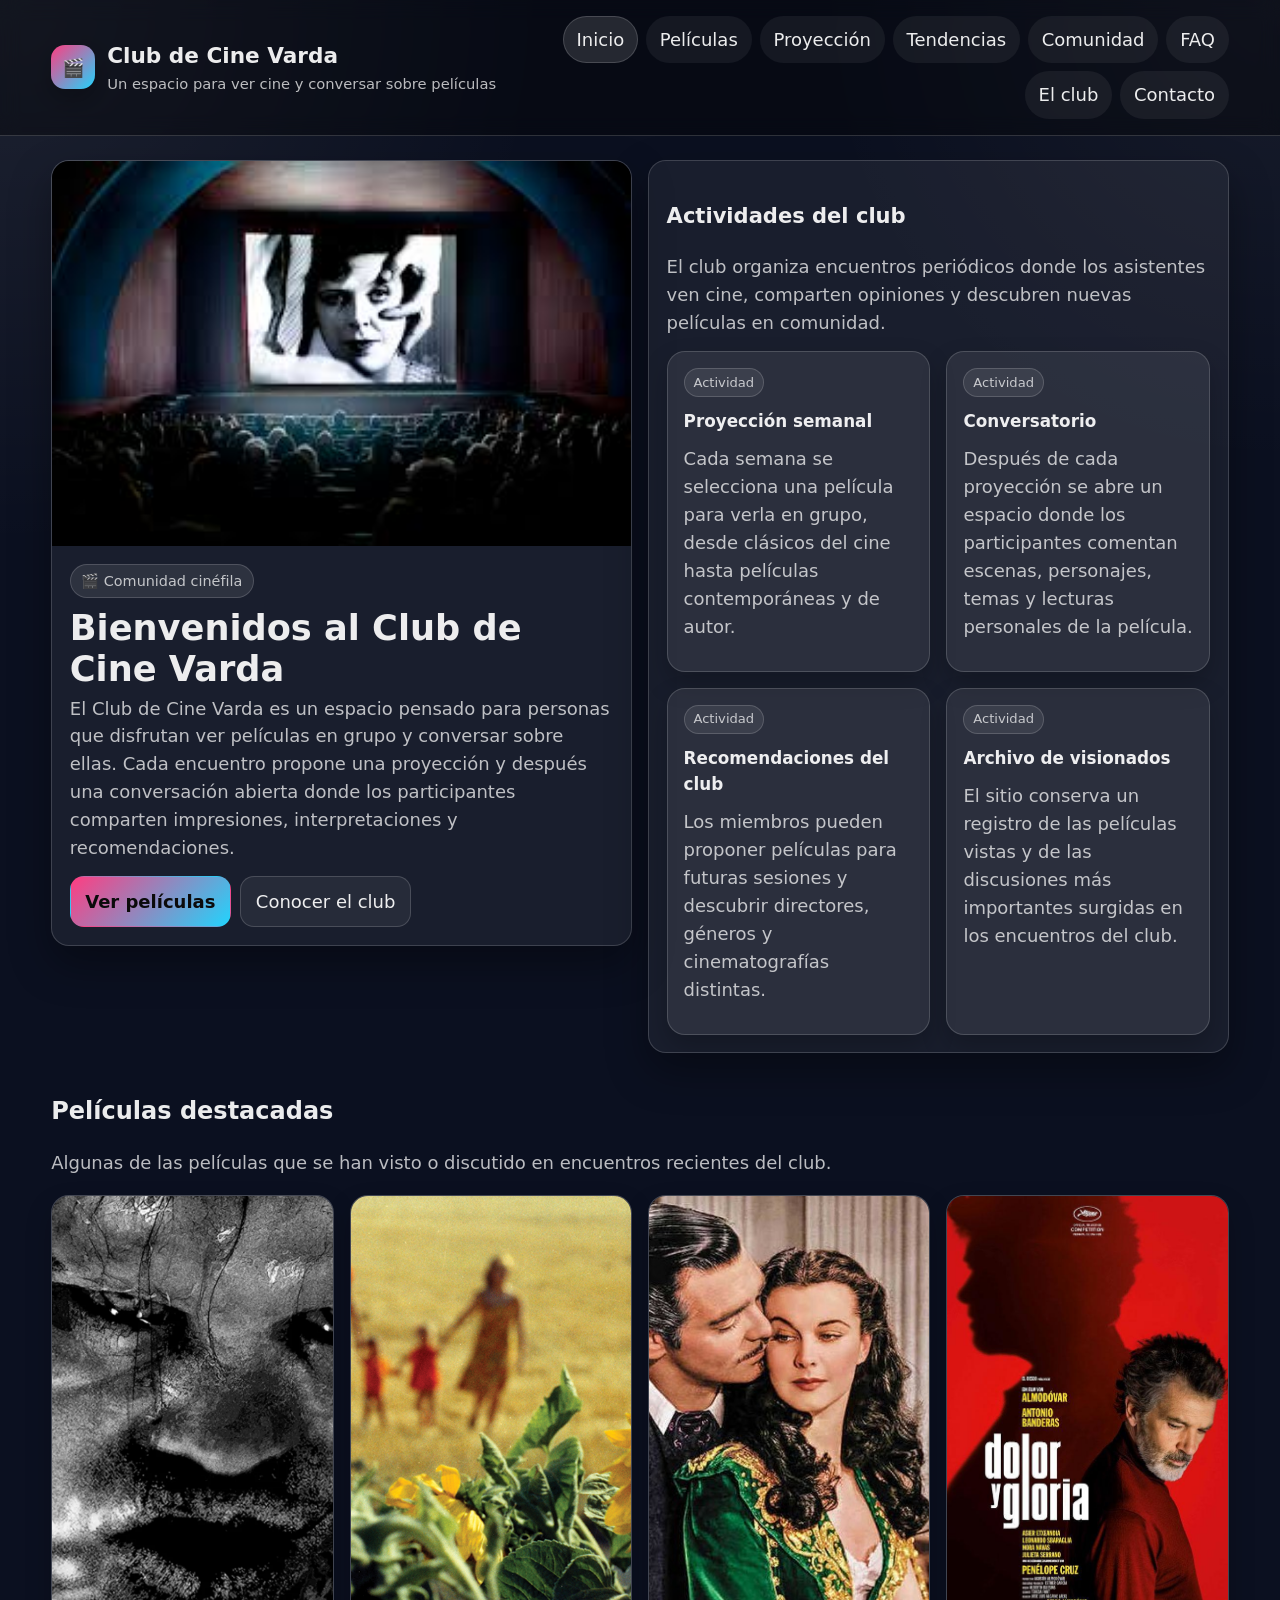
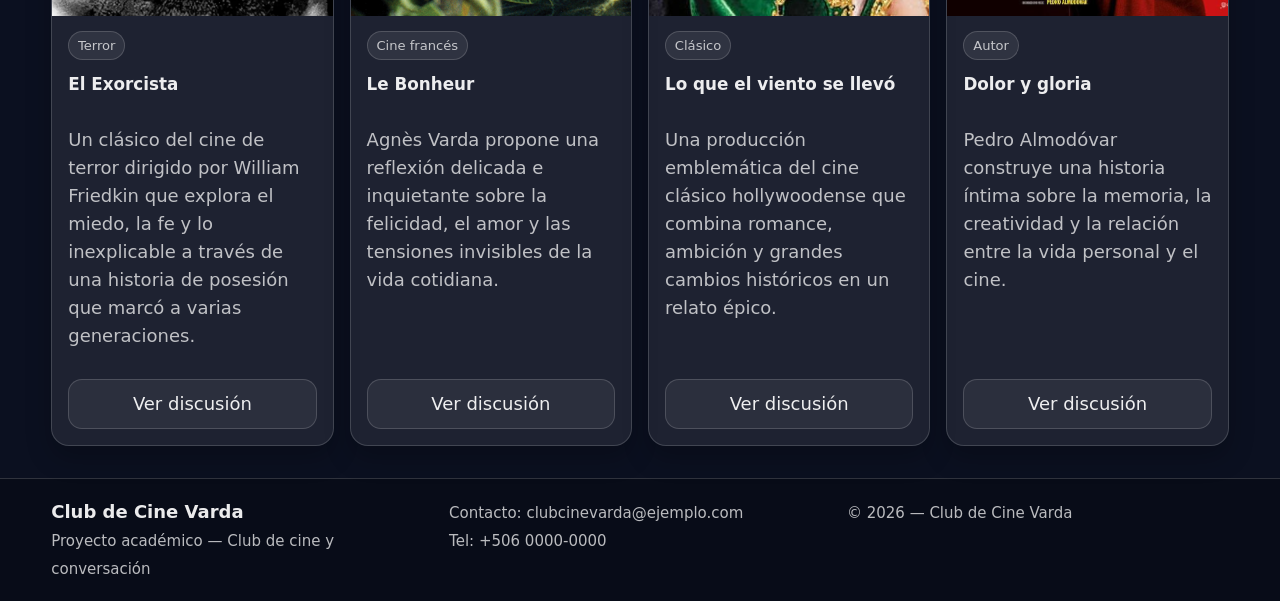
<file: peliculas/index.html>
<!doctype html>
<html lang="es">

<head>
  <meta charset="utf-8" />
  <meta name="viewport" content="width=device-width, initial-scale=1" />
  <title>Club de Cine Varda — Inicio</title>
  <link rel="stylesheet" href="css/base.css" />
  <link rel="stylesheet" href="css/index.css" />
</head>

<body>
  <a class="skip" href="#contenido">Saltar al contenido</a>

  <header class="site-header">
    <div class="wrapper header-row">
      <div class="brand">
        <div class="brand-badge" aria-hidden="true">🎬</div>
        <div>
          <h1>Club de Cine Varda</h1>
          <p>Un espacio para ver cine y conversar sobre películas</p>
        </div>
      </div>

      <nav class="site-nav" aria-label="Menú principal">
        <ul class="nav-list">
          <li><a href="index.html" aria-current="page">Inicio</a></li>
          <li><a href="catalogo.html">Películas</a></li>
          <li><a href="detalle.html">Proyección</a></li>
          <li><a href="tendencias.html">Tendencias</a></li>
          <li><a href="comunidad.html">Comunidad</a></li>
          <li><a href="faq.html">FAQ</a></li>
          <li><a href="acerca.html">El club</a></li>
          <li><a href="contacto.html">Contacto</a></li>
        </ul>
      </nav>
    </div>
  </header>

  <main id="contenido">
    <section class="hero">
      <div class="wrapper hero-grid">
        <article class="hero-card">
          <img class="fluid" src="img/fondo.jpeg" alt="Sala de cine del Club de Cine Varda" />

          <div class="content">
            <span class="kicker">🎬 Comunidad cinéfila</span>

            <h2>Bienvenidos al Club de Cine Varda</h2>

            <p>
              El Club de Cine Varda es un espacio pensado para personas que disfrutan ver
              películas en grupo y conversar sobre ellas. Cada encuentro propone una proyección
              y después una conversación abierta donde los participantes comparten impresiones,
              interpretaciones y recomendaciones.
            </p>

            <div class="actions">
              <a class="btn primary" href="catalogo.html">Ver películas</a>
              <a class="btn" href="acerca.html">Conocer el club</a>
            </div>
          </div>
        </article>

        <aside class="hero-card">
          <div class="content">
            <h3>Actividades del club</h3>

            <p class="muted">
              El club organiza encuentros periódicos donde los asistentes ven cine,
              comparten opiniones y descubren nuevas películas en comunidad.
            </p>

            <div class="grid">
              <div class="card">
                <div class="pad">
                  <span class="badge">Actividad</span>
                  <h4>Proyección semanal</h4>
                  <p class="muted">
                    Cada semana se selecciona una película para verla en grupo, desde clásicos
                    del cine hasta películas contemporáneas y de autor.
                  </p>
                </div>
              </div>

              <div class="card">
                <div class="pad">
                  <span class="badge">Actividad</span>
                  <h4>Conversatorio</h4>
                  <p class="muted">
                    Después de cada proyección se abre un espacio donde los participantes
                    comentan escenas, personajes, temas y lecturas personales de la película.
                  </p>
                </div>
              </div>

              <div class="card">
                <div class="pad">
                  <span class="badge">Actividad</span>
                  <h4>Recomendaciones del club</h4>
                  <p class="muted">
                    Los miembros pueden proponer películas para futuras sesiones y descubrir
                    directores, géneros y cinematografías distintas.
                  </p>
                </div>
              </div>

              <div class="card">
                <div class="pad">
                  <span class="badge">Actividad</span>
                  <h4>Archivo de visionados</h4>
                  <p class="muted">
                    El sitio conserva un registro de las películas vistas y de las discusiones
                    más importantes surgidas en los encuentros del club.
                  </p>
                </div>
              </div>
            </div>
          </div>
        </aside>
      </div>
    </section>

    <section class="section">
      <div class="wrapper">
        <h3>Películas destacadas</h3>

        <p class="muted">
          Algunas de las películas que se han visto o discutido en encuentros recientes del club.
        </p>

        <div class="grid">
          <article class="card">
            <img class="fluid" src="img/elxorcista.jpg" alt="Poster de El exorcista" />
            <div class="pad">
              <span class="badge">Terror</span>
              <h4>El Exorcista</h4>
              <p class="muted">
                Un clásico del cine de terror dirigido por William Friedkin que explora
                el miedo, la fe y lo inexplicable a través de una historia de posesión
                que marcó a varias generaciones.
              </p>
              <a class="btn" href="detalle.html">Ver discusión</a>
            </div>
          </article>

          <article class="card">
            <img class="fluid" src="img/lafelicidad.jpg" alt="Poster de Le Bonheur" />
            <div class="pad">
              <span class="badge">Cine francés</span>
              <h4>Le Bonheur</h4>
              <p class="muted">
                Agnès Varda propone una reflexión delicada e inquietante sobre la felicidad,
                el amor y las tensiones invisibles de la vida cotidiana.
              </p>
              <a class="btn" href="detalle.html">Ver discusión</a>
            </div>
          </article>

          <article class="card">
            <img class="fluid" src="img/Loqueelviento.jpg" alt="Poster de Lo que el viento se llevó" />
            <div class="pad">
              <span class="badge">Clásico</span>
              <h4>Lo que el viento se llevó</h4>
              <p class="muted">
                Una producción emblemática del cine clásico hollywoodense que combina
                romance, ambición y grandes cambios históricos en un relato épico.
              </p>
              <a class="btn" href="detalle.html">Ver discusión</a>
            </div>
          </article>

          <article class="card">
            <img class="fluid" src="img/dolorygloria.jpg" alt="Poster de Dolor y gloria" />
            <div class="pad">
              <span class="badge">Autor</span>
              <h4>Dolor y gloria</h4>
              <p class="muted">
                Pedro Almodóvar construye una historia íntima sobre la memoria,
                la creatividad y la relación entre la vida personal y el cine.
              </p>
              <a class="btn" href="detalle.html">Ver discusión</a>
            </div>
          </article>
        </div>
      </div>
    </section>
  </main>

  <footer class="site-footer">
    <div class="wrapper footer-grid">
      <div>
        <strong>Club de Cine Varda</strong><br />
        <small>Proyecto académico — Club de cine y conversación</small>
      </div>

      <div>
        <small>Contacto: clubcinevarda@ejemplo.com</small><br />
        <small>Tel: +506 0000-0000</small>
      </div>

      <div>
        <small>© 2026 — Club de Cine Varda</small>
      </div>
    </div>
  </footer>
</body>
</html>
</file>
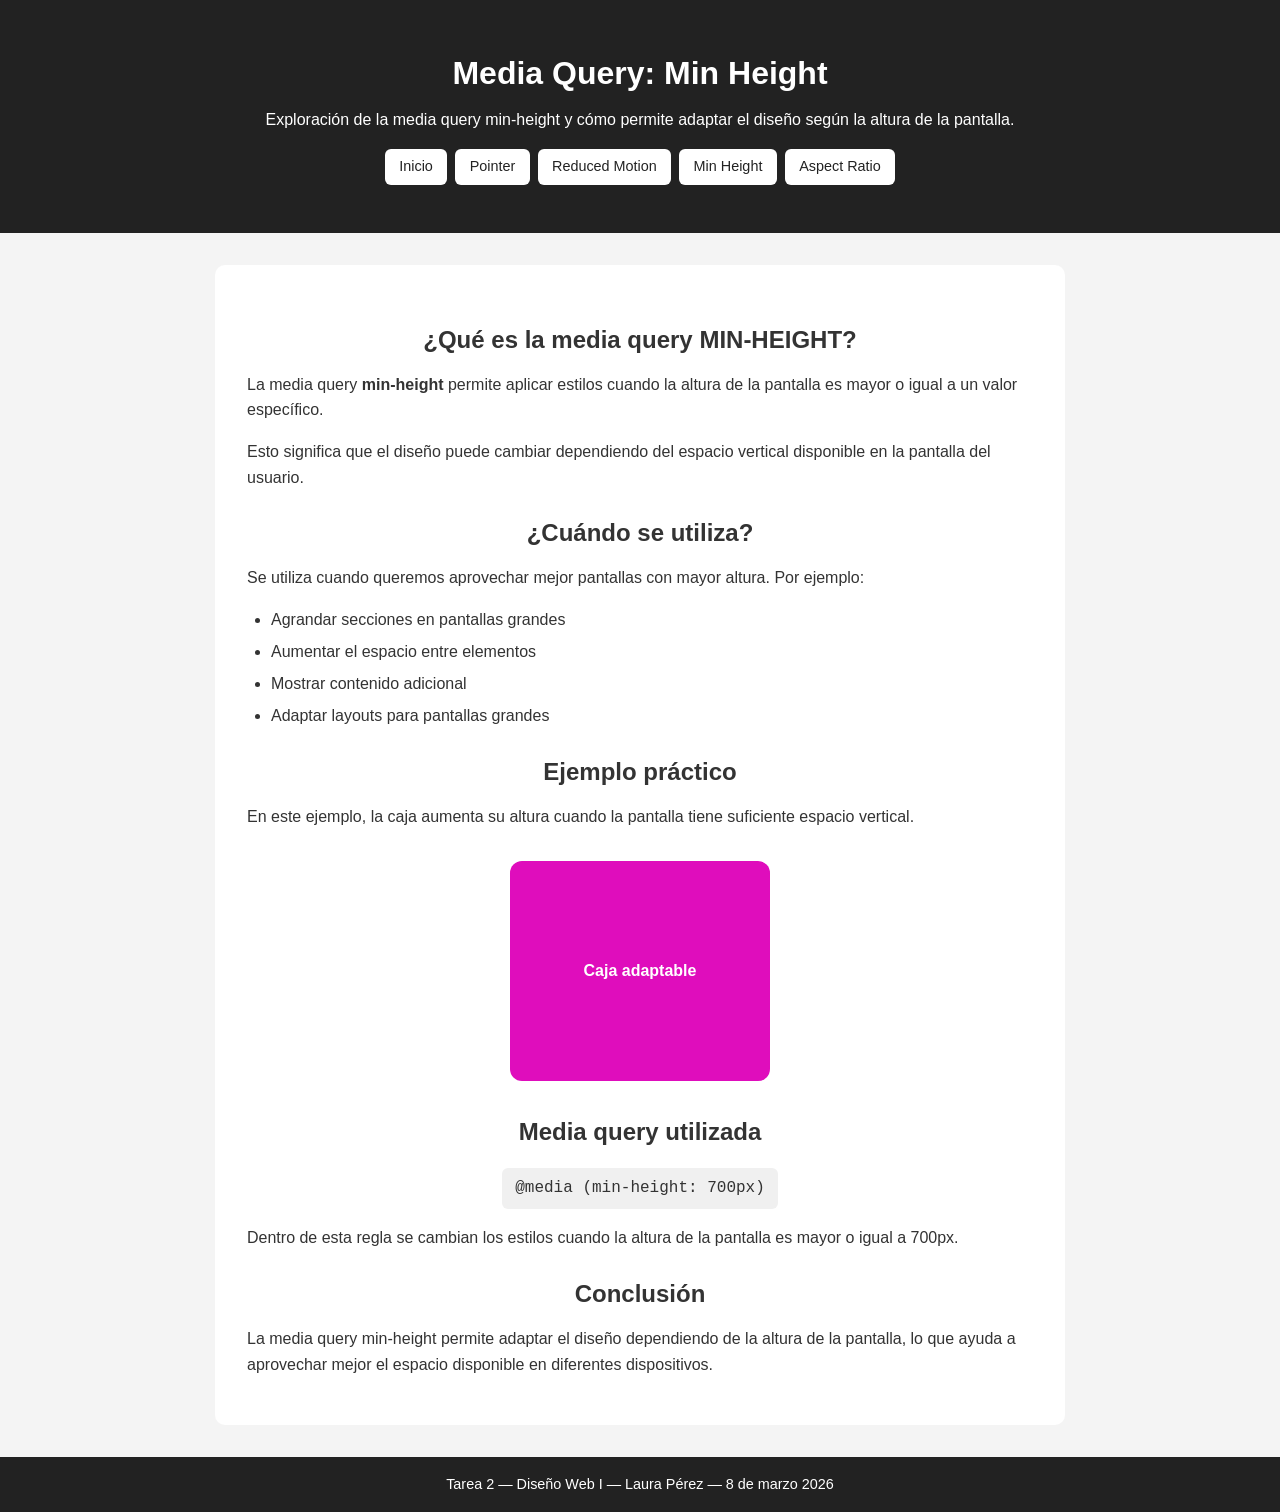
<file: Fase B/height.html>
<!DOCTYPE html>
<html lang="es">

<head>
    <meta charset="UTF-8">
    <meta name="viewport" content="width=device-width, initial-scale=1.0">
    <title>Media Query Min Height</title>
    <link rel="stylesheet" href="css/styles_faseb.css">
    <link rel="stylesheet" href="css/styles_queries.css">
</head>

<body>

    <header class="site-header">
        <h1>Media Query: Min Height</h1>

        <p>
            Exploración de la media query min-height y cómo permite adaptar
            el diseño según la altura de la pantalla.
        </p>

        <nav class="nav">
            <a href="index_faseB.html">Inicio</a>
            <a href="pointer.html">Pointer</a>
            <a href="motion.html">Reduced Motion</a>
            <a href="height.html">Min Height</a>
            <a href="ratio.html">Aspect Ratio</a>
        </nav>
    </header>

    <main>
        <section class="content">

            <h2>¿Qué es la media query MIN-HEIGHT?</h2>

            <p>
                La media query <strong>min-height</strong> permite aplicar estilos cuando
                la altura de la pantalla es mayor o igual a un valor específico.
            </p>

            <p>
                Esto significa que el diseño puede cambiar dependiendo del espacio
                vertical disponible en la pantalla del usuario.
            </p>

            <h2>¿Cuándo se utiliza?</h2>

            <p>
                Se utiliza cuando queremos aprovechar mejor pantallas con mayor altura.
                Por ejemplo:
            </p>

            <ul>
                <li>Agrandar secciones en pantallas grandes</li>
                <li>Aumentar el espacio entre elementos</li>
                <li>Mostrar contenido adicional</li>
                <li>Adaptar layouts para pantallas grandes</li>
            </ul>

            <h2>Ejemplo práctico</h2>

            <p>
                En este ejemplo, la caja aumenta su altura cuando la pantalla
                tiene suficiente espacio vertical.
            </p>

            <div class="example-box">

                <div class="height-demo">
                    Caja adaptable
                </div>

            </div>

            <h2>Media query utilizada</h2>

            <p class="code-line">@media (min-height: 700px)</p>

            <p>
                Dentro de esta regla se cambian los estilos cuando la altura
                de la pantalla es mayor o igual a 700px.
            </p>

            <h2>Conclusión</h2>

            <p>
                La media query min-height permite adaptar el diseño dependiendo
                de la altura de la pantalla, lo que ayuda a aprovechar mejor
                el espacio disponible en diferentes dispositivos.
            </p>

        </section>
    </main>

    <footer class="site-footer">
        <p>Tarea 2 — Diseño Web I — Laura Pérez — 8 de marzo 2026</p>
    </footer>

</body>

</html>
</file>
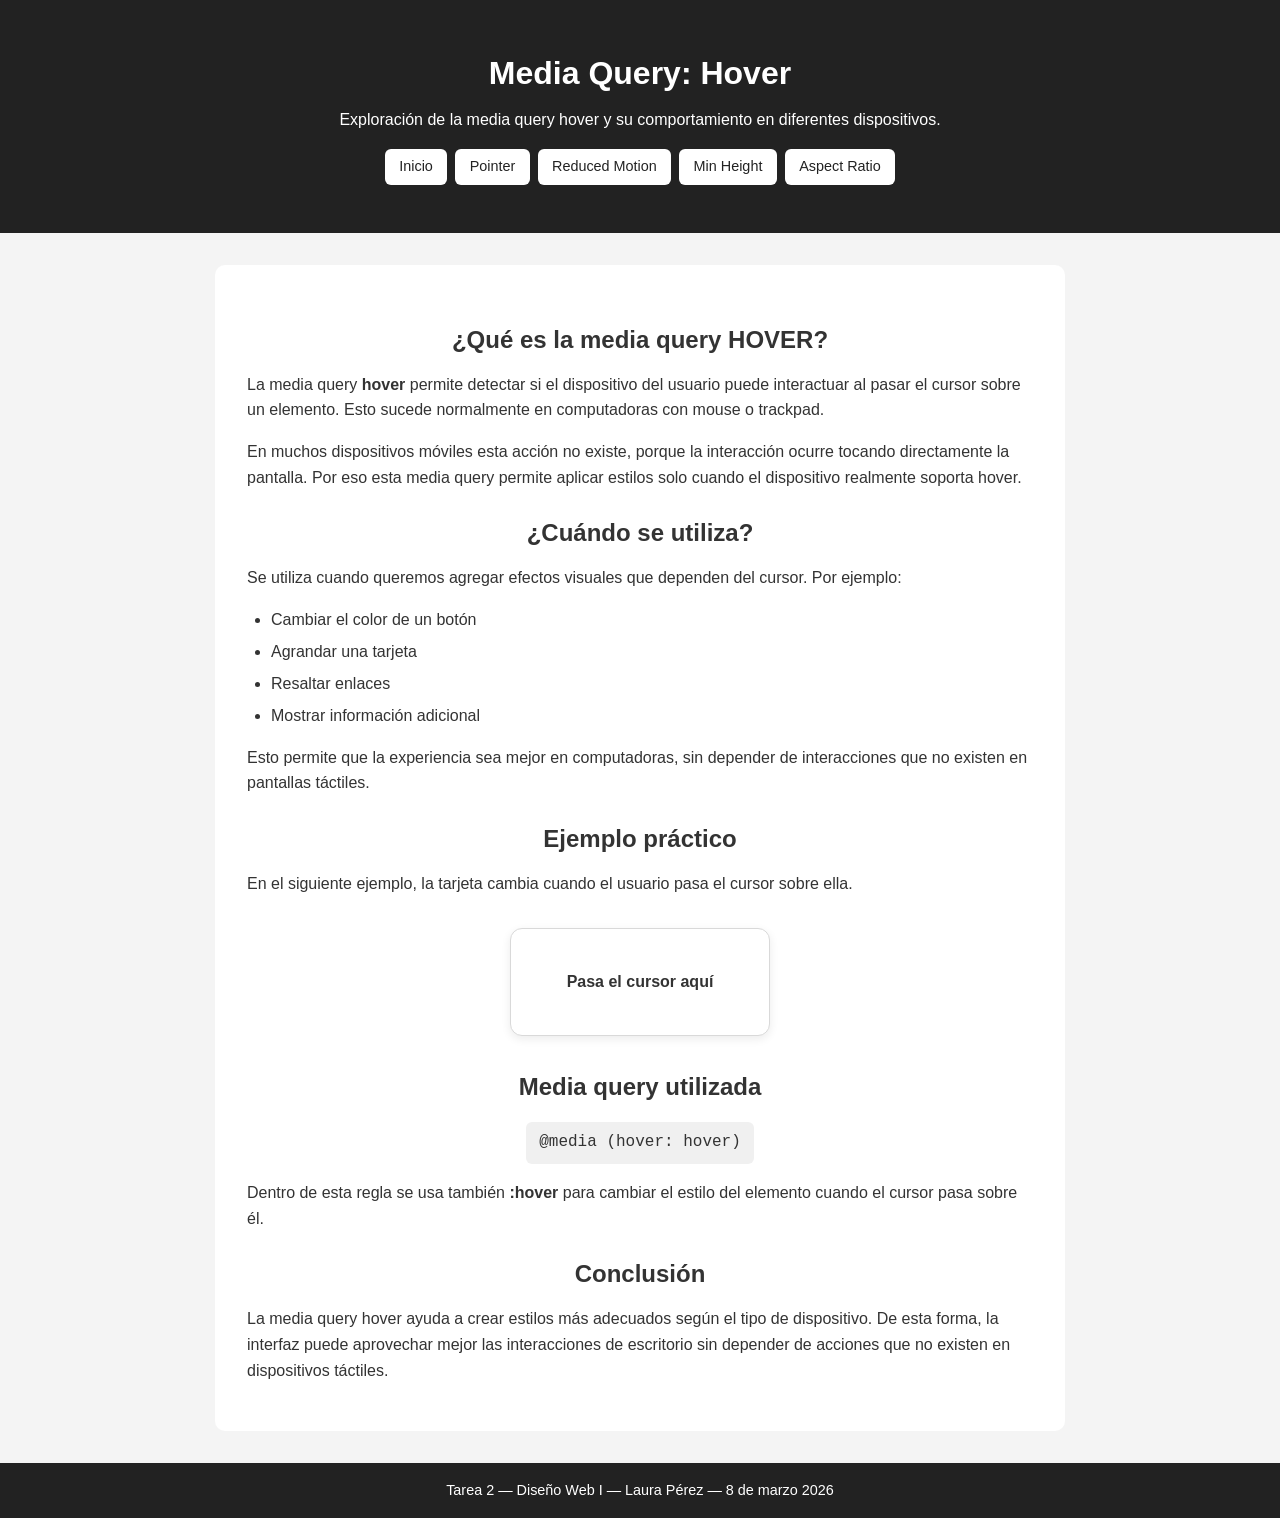
<file: Fase B/hover.html>
<!DOCTYPE html>
<html lang="es">

<head>
    <meta charset="UTF-8">
    <meta name="viewport" content="width=device-width, initial-scale=1.0">
    <title>Media Query Hover</title>
    <link rel="stylesheet" href="css/styles_faseb.css">
    <link rel="stylesheet" href="css/styles_queries.css">
</head>

<body>

    <header class="site-header">
        <h1>Media Query: Hover</h1>

        <p>
            Exploración de la media query hover y su comportamiento en diferentes dispositivos.
        </p>

        <nav class="nav">
            <a href="index_faseB.html">Inicio</a>
            <a href="pointer.html">Pointer</a>
            <a href="motion.html">Reduced Motion</a>
            <a href="height.html">Min Height</a>
            <a href="ratio.html">Aspect Ratio</a>
        </nav>
    </header>

    <main>
        <section class="content">

            <h2>¿Qué es la media query HOVER?</h2>

            <p>
                La media query <strong>hover</strong> permite detectar si el dispositivo del usuario
                puede interactuar al pasar el cursor sobre un elemento. Esto sucede normalmente en
                computadoras con mouse o trackpad.
            </p>

            <p>
                En muchos dispositivos móviles esta acción no existe, porque la interacción ocurre
                tocando directamente la pantalla. Por eso esta media query permite aplicar estilos
                solo cuando el dispositivo realmente soporta hover.
            </p>

            <h2>¿Cuándo se utiliza?</h2>

            <p>
                Se utiliza cuando queremos agregar efectos visuales que dependen del cursor. Por ejemplo:
            </p>

            <ul>
                <li>Cambiar el color de un botón</li>
                <li>Agrandar una tarjeta</li>
                <li>Resaltar enlaces</li>
                <li>Mostrar información adicional</li>
            </ul>

            <p>
                Esto permite que la experiencia sea mejor en computadoras, sin depender de interacciones
                que no existen en pantallas táctiles.
            </p>

            <h2>Ejemplo práctico</h2>

            <p>
                En el siguiente ejemplo, la tarjeta cambia cuando el usuario pasa el cursor sobre ella.
            </p>

            <div class="example-box">
                <div class="card-demo">
                    Pasa el cursor aquí
                </div>
            </div>

            <h2>Media query utilizada</h2>

            <p class="code-line">@media (hover: hover)</p>

            <p>
                Dentro de esta regla se usa también <strong>:hover</strong> para cambiar el estilo
                del elemento cuando el cursor pasa sobre él.
            </p>

            <h2>Conclusión</h2>

            <p>
                La media query hover ayuda a crear estilos más adecuados según el tipo de dispositivo.
                De esta forma, la interfaz puede aprovechar mejor las interacciones de escritorio sin
                depender de acciones que no existen en dispositivos táctiles.
            </p>

        </section>
    </main>

    <footer class="site-footer">
        <p>Tarea 2 — Diseño Web I — Laura Pérez — 8 de marzo 2026</p>
    </footer>

</body>

</html>
</file>
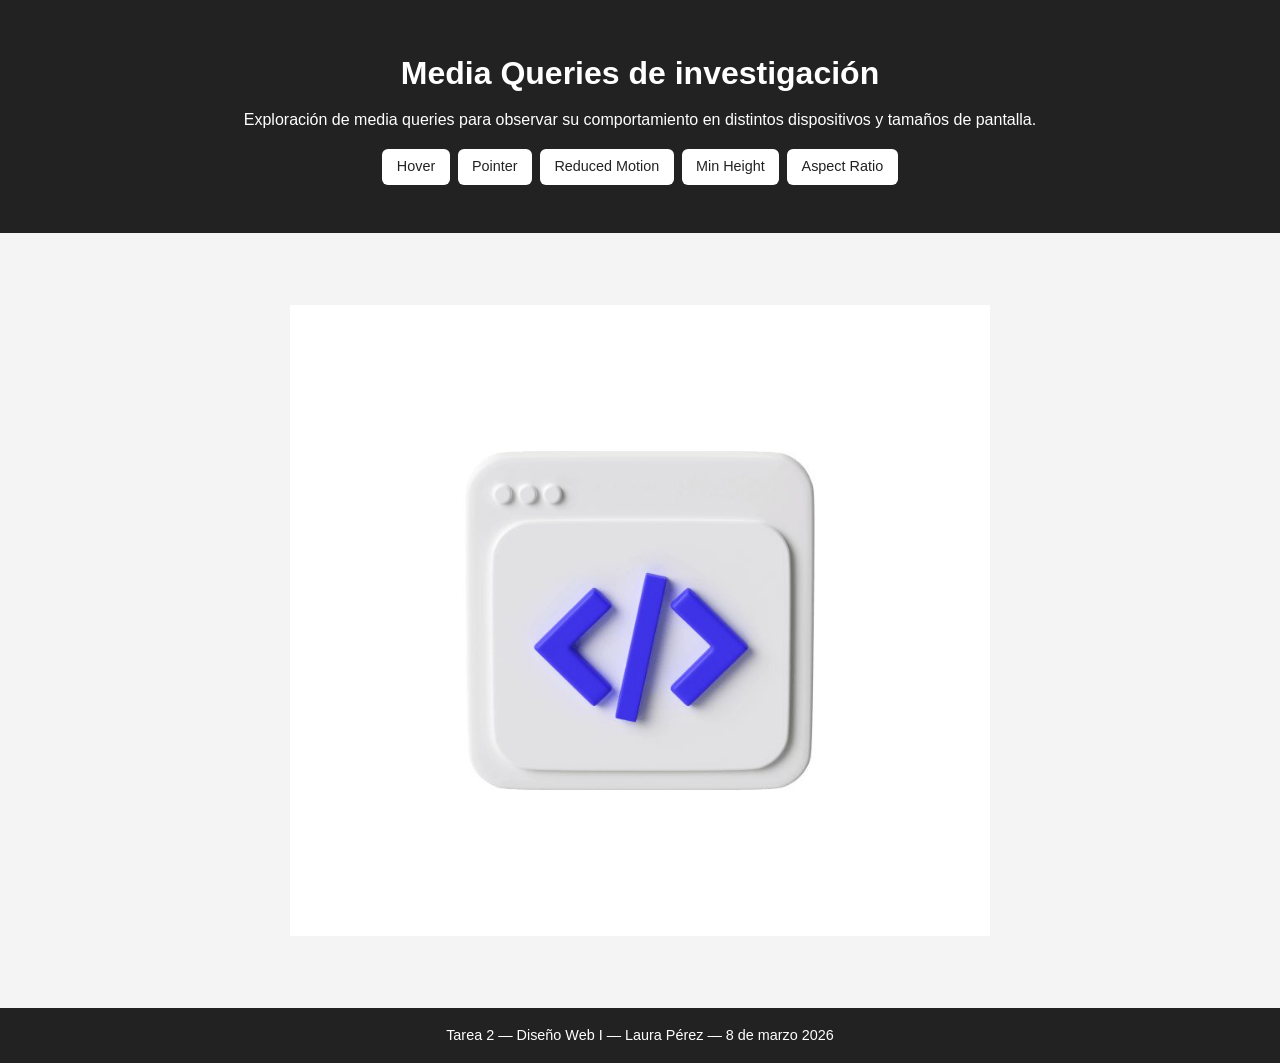
<file: Fase B/index_faseB.html>
<!DOCTYPE html>
<html lang="es">

<head>
    <meta charset="UTF-8">
    <meta name="viewport" content="width=device-width, initial-scale=1.0">
    <title>Fase B - Media Queries</title>

<link rel="stylesheet" href="css/styles_faseb.css"></head>

<body>

    <header class="site-header">
        <h1>Media Queries de investigación</h1>

        <p>
            Exploración de media queries para observar su
            comportamiento en distintos dispositivos y
            tamaños de pantalla.
        </p>

        <nav class="nav">
            <a href="hover.html">Hover</a>
            <a href="pointer.html">Pointer</a>
            <a href="motion.html">Reduced Motion</a>
            <a href="height.html">Min Height</a>
            <a href="ratio.html">Aspect Ratio</a>
        </nav>
    </header>

    <main>
        <section class="hero-image">
            <img src="img/faseb_img_uno1.jpg" alt="Ilustración de código">        </section>
    </main>

    <footer class="site-footer">
        <p>Tarea 2 — Diseño Web I — Laura Pérez — 8 de marzo 2026</p>
    </footer>

</body>
</html>
</file>
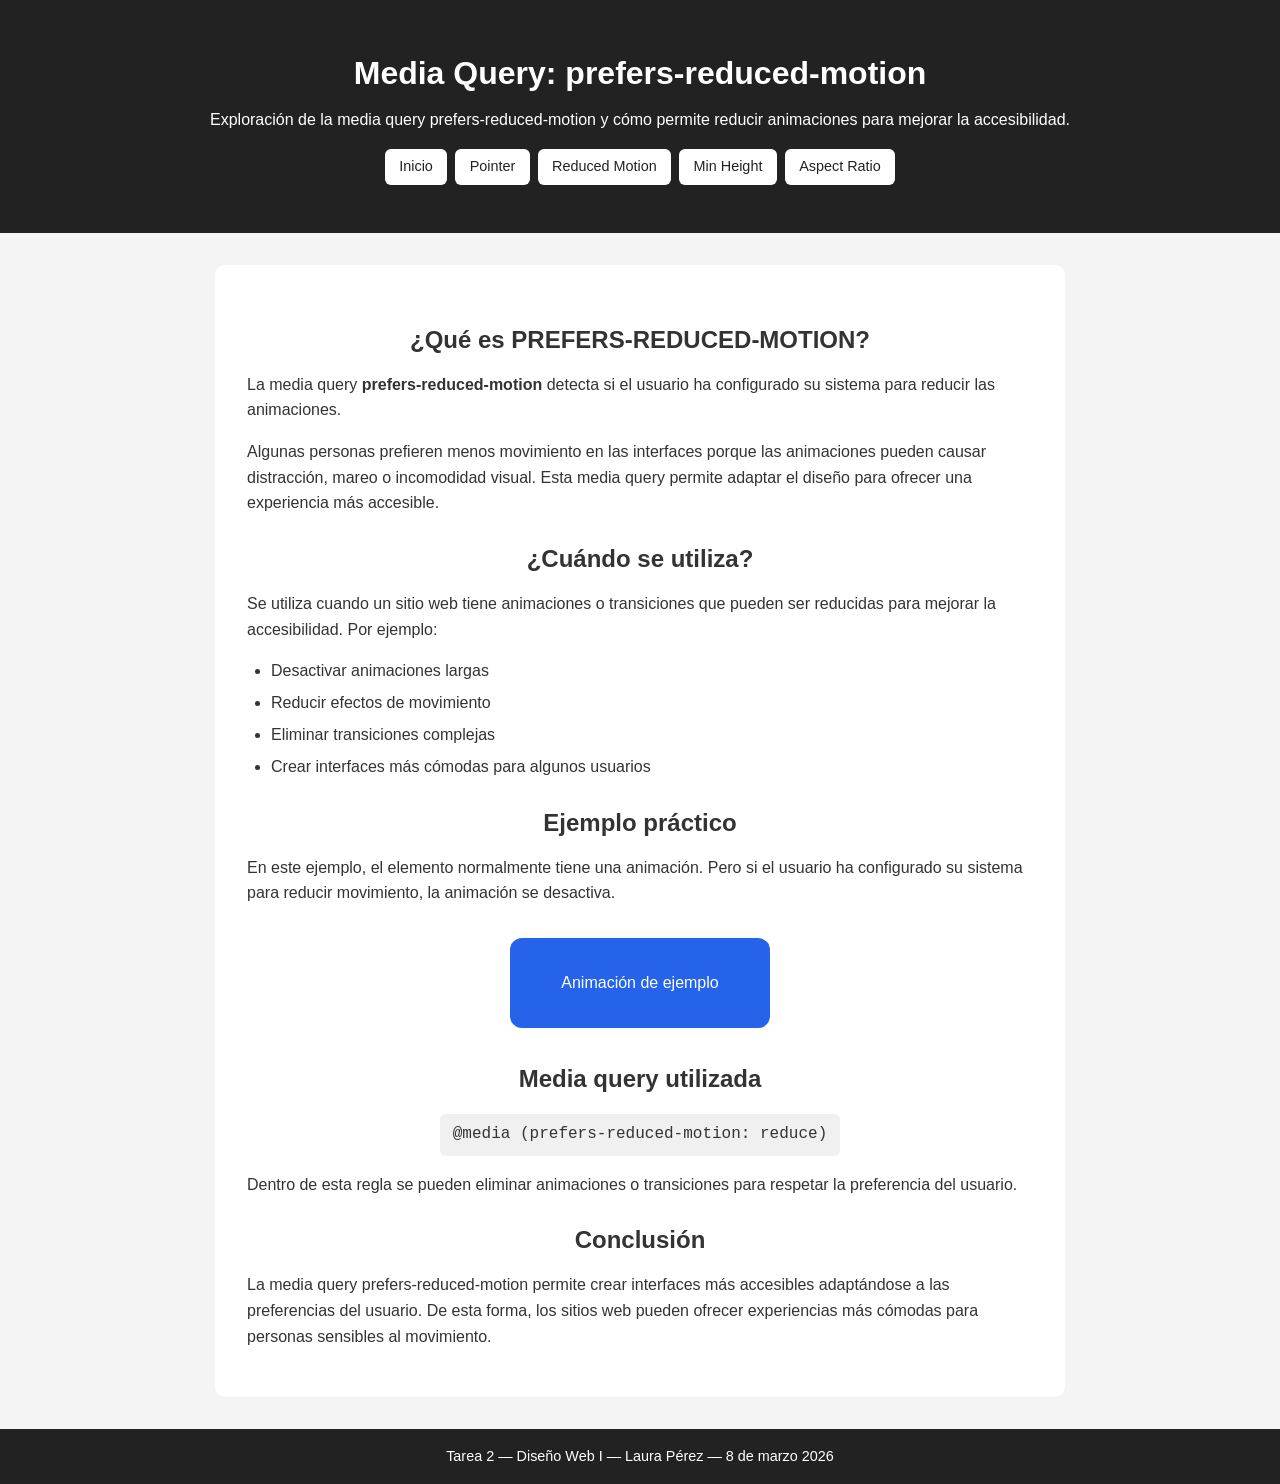
<file: Fase B/motion.html>
<!DOCTYPE html>
<html lang="es">

<head>
    <meta charset="UTF-8">
    <meta name="viewport" content="width=device-width, initial-scale=1.0">
    <title>Media Query prefers-reduced-motion</title>
    <link rel="stylesheet" href="css/styles_faseb.css">
    <link rel="stylesheet" href="css/styles_queries.css">
</head>

<body>

    <header class="site-header">
        <h1>Media Query: prefers-reduced-motion</h1>

        <p>
            Exploración de la media query prefers-reduced-motion y cómo permite
            reducir animaciones para mejorar la accesibilidad.
        </p>

        <nav class="nav">
            <a href="index_faseB.html">Inicio</a>
            <a href="pointer.html">Pointer</a>
            <a href="motion.html">Reduced Motion</a>
            <a href="height.html">Min Height</a>
            <a href="ratio.html">Aspect Ratio</a>
        </nav>
    </header>

    <main>
        <section class="content">

            <h2>¿Qué es PREFERS-REDUCED-MOTION?</h2>

            <p>
                La media query <strong>prefers-reduced-motion</strong> detecta si el usuario
                ha configurado su sistema para reducir las animaciones.
            </p>

            <p>
                Algunas personas prefieren menos movimiento en las interfaces porque
                las animaciones pueden causar distracción, mareo o incomodidad visual.
                Esta media query permite adaptar el diseño para ofrecer una experiencia
                más accesible.
            </p>

            <h2>¿Cuándo se utiliza?</h2>

            <p>
                Se utiliza cuando un sitio web tiene animaciones o transiciones que pueden
                ser reducidas para mejorar la accesibilidad. Por ejemplo:
            </p>

            <ul>
                <li>Desactivar animaciones largas</li>
                <li>Reducir efectos de movimiento</li>
                <li>Eliminar transiciones complejas</li>
                <li>Crear interfaces más cómodas para algunos usuarios</li>
            </ul>

            <h2>Ejemplo práctico</h2>

            <p>
                En este ejemplo, el elemento normalmente tiene una animación.
                Pero si el usuario ha configurado su sistema para reducir movimiento,
                la animación se desactiva.
            </p>

            <div class="example-box">
                <div class="motion-demo">
                    Animación de ejemplo
                </div>
            </div>

            <h2>Media query utilizada</h2>

            <p class="code-line">@media (prefers-reduced-motion: reduce)</p>

            <p>
                Dentro de esta regla se pueden eliminar animaciones o transiciones
                para respetar la preferencia del usuario.
            </p>

            <h2>Conclusión</h2>

            <p>
                La media query prefers-reduced-motion permite crear interfaces más
                accesibles adaptándose a las preferencias del usuario. De esta forma,
                los sitios web pueden ofrecer experiencias más cómodas para personas
                sensibles al movimiento.
            </p>

        </section>
    </main>

    <footer class="site-footer">
        <p>Tarea 2 — Diseño Web I — Laura Pérez — 8 de marzo 2026</p>
    </footer>

</body>

</html>
</file>
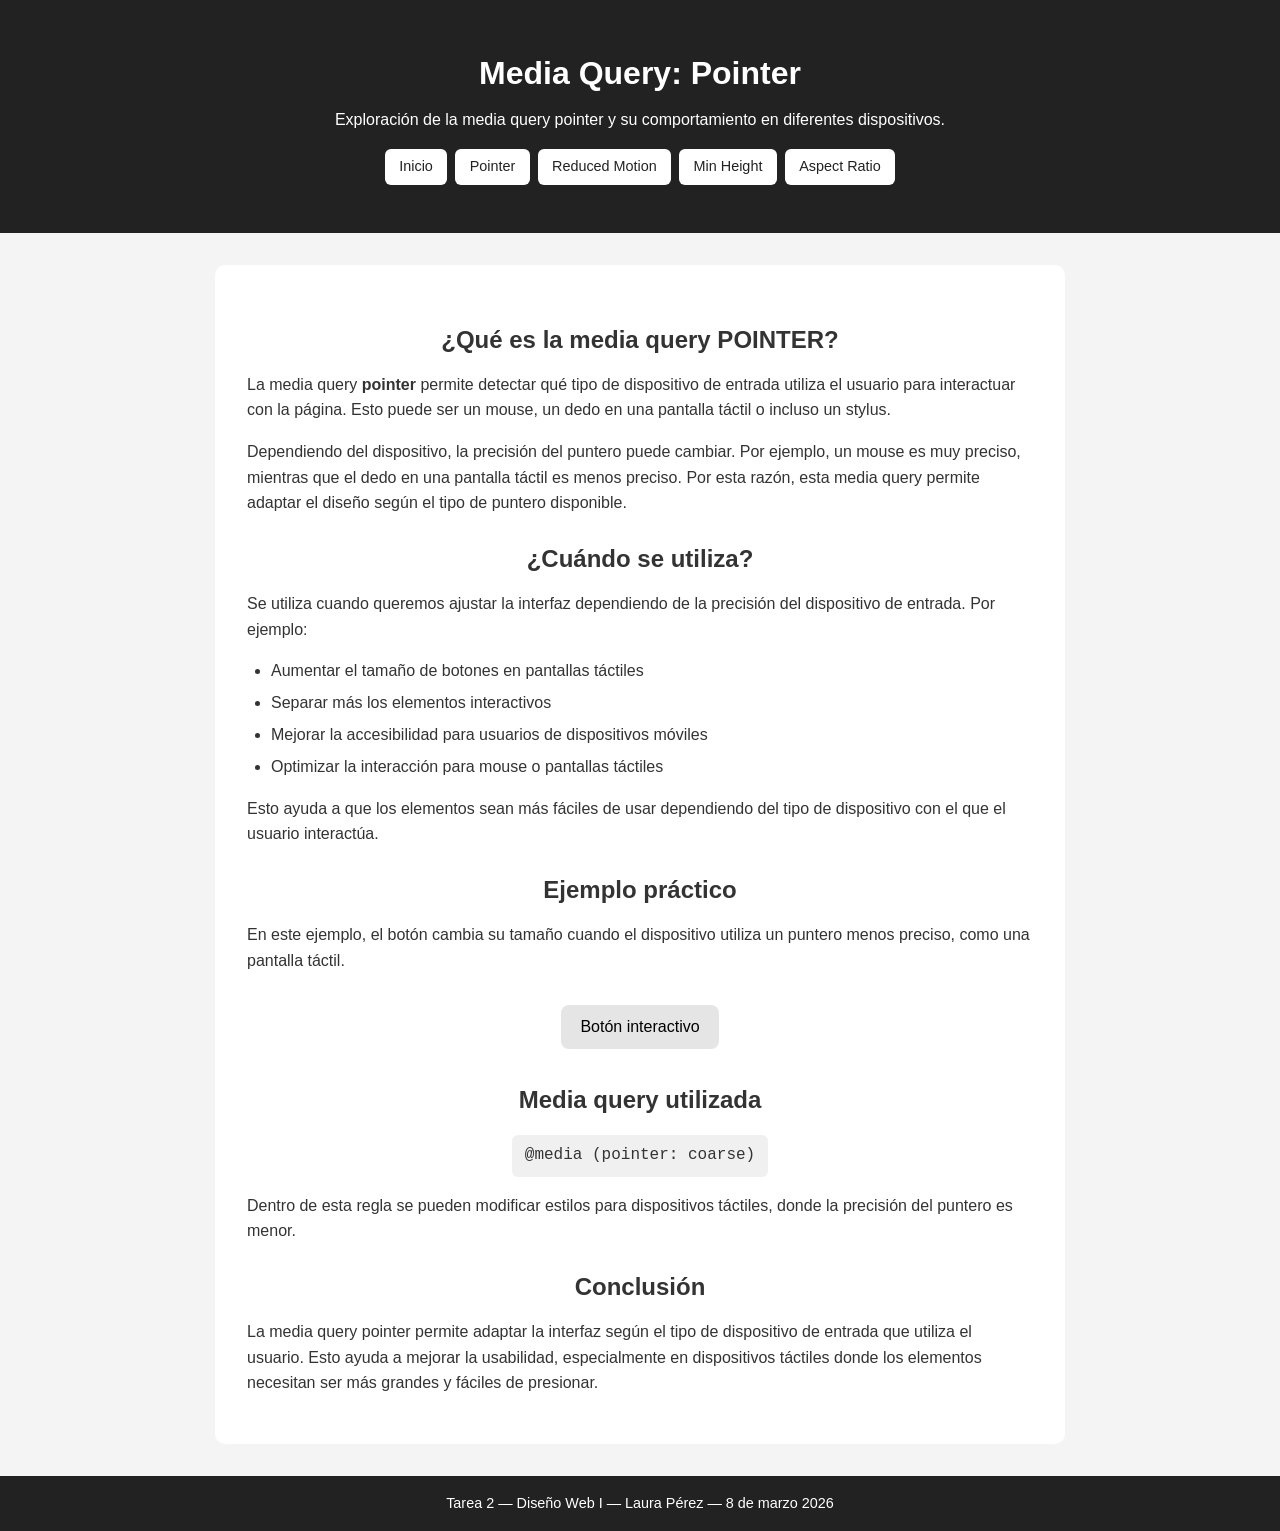
<file: Fase B/pointer.html>
<!DOCTYPE html>
<html lang="es">

<head>
    <meta charset="UTF-8">
    <meta name="viewport" content="width=device-width, initial-scale=1.0">
    <title>Media Query Pointer</title>
    <link rel="stylesheet" href="css/styles_faseb.css">
    <link rel="stylesheet" href="css/styles_queries.css">
</head>

<body>

    <header class="site-header">
        <h1>Media Query: Pointer</h1>

        <p>
            Exploración de la media query pointer y su comportamiento en diferentes dispositivos.
        </p>

        <nav class="nav">
            <a href="index_faseB.html">Inicio</a>
            <a href="pointer.html">Pointer</a>
            <a href="motion.html">Reduced Motion</a>
            <a href="height.html">Min Height</a>
            <a href="ratio.html">Aspect Ratio</a>
        </nav>
    </header>

    <main>
        <section class="content">

            <h2>¿Qué es la media query POINTER?</h2>

            <p>
                La media query <strong>pointer</strong> permite detectar qué tipo de dispositivo de entrada
                utiliza el usuario para interactuar con la página. Esto puede ser un mouse, un dedo en una
                pantalla táctil o incluso un stylus.
            </p>

            <p>
                Dependiendo del dispositivo, la precisión del puntero puede cambiar. Por ejemplo, un mouse
                es muy preciso, mientras que el dedo en una pantalla táctil es menos preciso. Por esta razón,
                esta media query permite adaptar el diseño según el tipo de puntero disponible.
            </p>

            <h2>¿Cuándo se utiliza?</h2>

            <p>
                Se utiliza cuando queremos ajustar la interfaz dependiendo de la precisión del dispositivo
                de entrada. Por ejemplo:
            </p>

            <ul>
                <li>Aumentar el tamaño de botones en pantallas táctiles</li>
                <li>Separar más los elementos interactivos</li>
                <li>Mejorar la accesibilidad para usuarios de dispositivos móviles</li>
                <li>Optimizar la interacción para mouse o pantallas táctiles</li>
            </ul>

            <p>
                Esto ayuda a que los elementos sean más fáciles de usar dependiendo del tipo de dispositivo
                con el que el usuario interactúa.
            </p>

            <h2>Ejemplo práctico</h2>

            <p>
                En este ejemplo, el botón cambia su tamaño cuando el dispositivo utiliza un puntero menos
                preciso, como una pantalla táctil.
            </p>

            <div class="example-box">
                <button class="pointer-demo">
                    Botón interactivo
                </button>
            </div>

            <h2>Media query utilizada</h2>

            <p class="code-line">@media (pointer: coarse)</p>

            <p>
                Dentro de esta regla se pueden modificar estilos para dispositivos táctiles, donde la
                precisión del puntero es menor.
            </p>

            <h2>Conclusión</h2>

            <p>
                La media query pointer permite adaptar la interfaz según el tipo de dispositivo de entrada
                que utiliza el usuario. Esto ayuda a mejorar la usabilidad, especialmente en dispositivos
                táctiles donde los elementos necesitan ser más grandes y fáciles de presionar.
            </p>

        </section>
    </main>

    <footer class="site-footer">
        <p>Tarea 2 — Diseño Web I — Laura Pérez — 8 de marzo 2026</p>
    </footer>

</body>

</html>
</file>
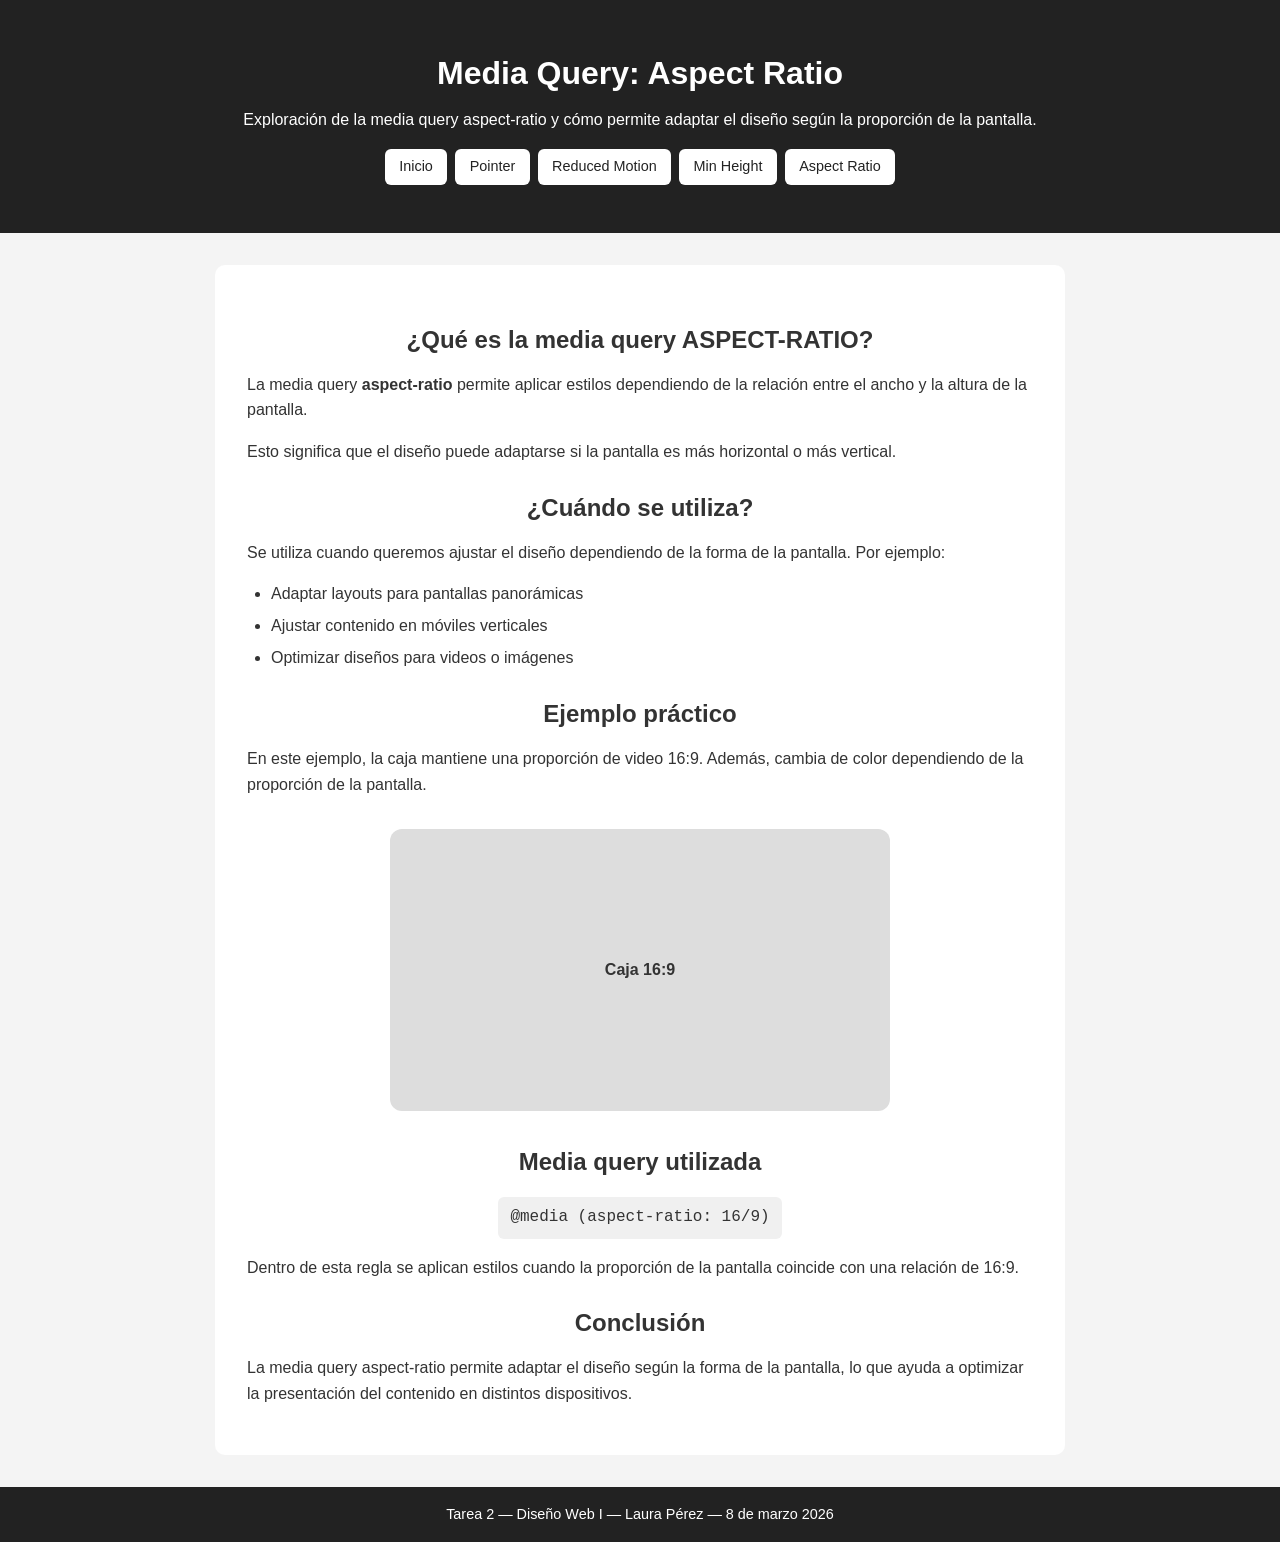
<file: Fase B/ratio.html>
<!DOCTYPE html>
<html lang="es">

<head>
    <meta charset="UTF-8">
    <meta name="viewport" content="width=device-width, initial-scale=1.0">
    <title>Media Query Aspect Ratio</title>

    <link rel="stylesheet" href="css/styles_faseb.css">
    <link rel="stylesheet" href="css/styles_queries.css">
</head>

<body>

<header class="site-header">

<h1>Media Query: Aspect Ratio</h1>

<p>
Exploración de la media query aspect-ratio y cómo permite adaptar el diseño
según la proporción de la pantalla.
</p>

<nav class="nav">
<a href="index_faseB.html">Inicio</a>
<a href="pointer.html">Pointer</a>
<a href="motion.html">Reduced Motion</a>
<a href="height.html">Min Height</a>
<a href="ratio.html">Aspect Ratio</a>
</nav>

</header>


<main>

<section class="content">

<h2>¿Qué es la media query ASPECT-RATIO?</h2>

<p>
La media query <strong>aspect-ratio</strong> permite aplicar estilos dependiendo
de la relación entre el ancho y la altura de la pantalla.
</p>

<p>
Esto significa que el diseño puede adaptarse si la pantalla es más
horizontal o más vertical.
</p>


<h2>¿Cuándo se utiliza?</h2>

<p>
Se utiliza cuando queremos ajustar el diseño dependiendo de la forma
de la pantalla. Por ejemplo:
</p>

<ul>
<li>Adaptar layouts para pantallas panorámicas</li>
<li>Ajustar contenido en móviles verticales</li>
<li>Optimizar diseños para videos o imágenes</li>
</ul>


<h2>Ejemplo práctico</h2>

<p>
En este ejemplo, la caja mantiene una proporción de video 16:9.
Además, cambia de color dependiendo de la proporción de la pantalla.
</p>

<div class="example-box">

<div class="ratio-demo">
Caja 16:9
</div>

</div>


<h2>Media query utilizada</h2>

<p class="code-line">@media (aspect-ratio: 16/9)</p>

<p>
Dentro de esta regla se aplican estilos cuando la proporción de la
pantalla coincide con una relación de 16:9.
</p>


<h2>Conclusión</h2>

<p>
La media query aspect-ratio permite adaptar el diseño según la forma
de la pantalla, lo que ayuda a optimizar la presentación del contenido
en distintos dispositivos.
</p>

</section>

</main>


<footer class="site-footer">
<p>Tarea 2 — Diseño Web I — Laura Pérez — 8 de marzo 2026</p>
</footer>

</body>
</html>
</file>
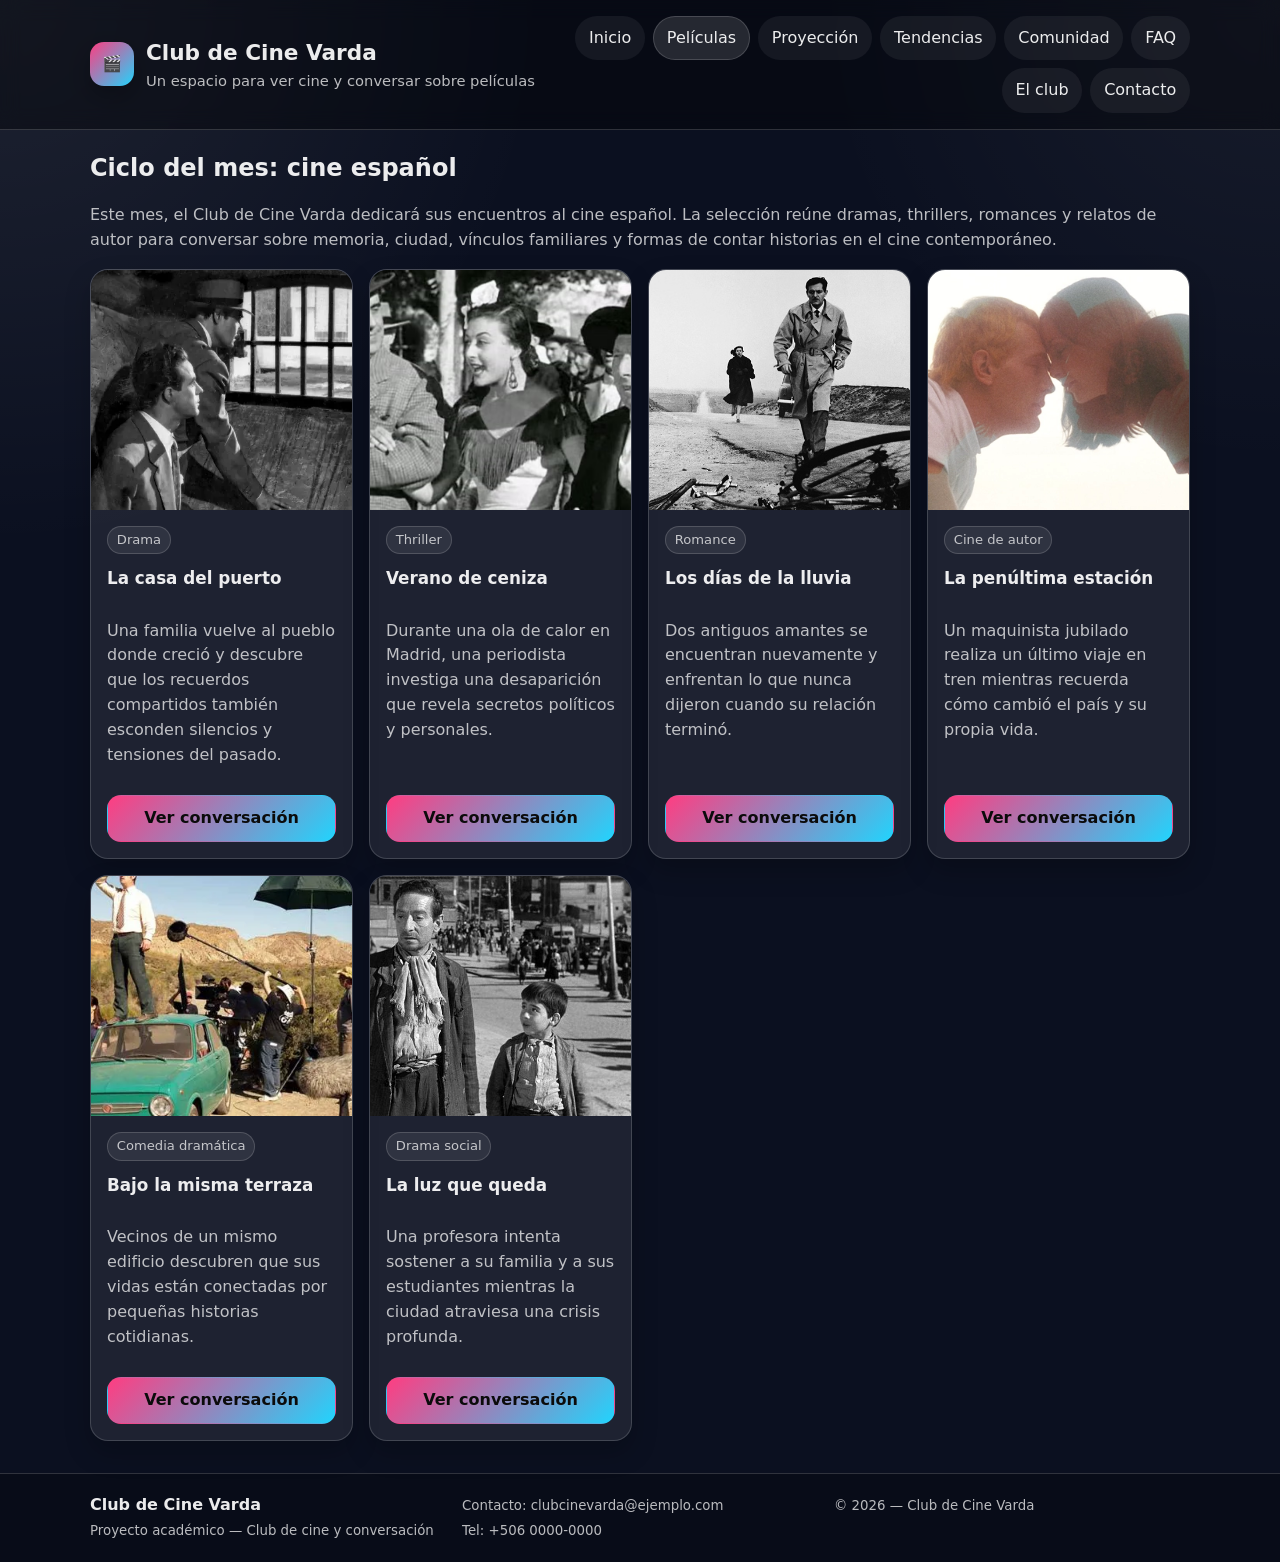
<file: peliculas/catalogo.html>
<!doctype html>
<html lang="es">

<head>
  <meta charset="utf-8" />
  <meta name="viewport" content="width=device-width, initial-scale=1" />
  <title>Club de Cine Varda — Catálogo</title>

  <link rel="stylesheet" href="css/base.css" />
  <link rel="stylesheet" href="css/catalogo.css" />
</head>

<body>

  <a class="skip" href="#contenido">Saltar al contenido</a>

  <header class="site-header">
    <div class="wrapper header-row">

      <div class="brand">
        <div class="brand-badge" aria-hidden="true">🎬</div>
        <div>
          <h1>Club de Cine Varda</h1>
          <p>Un espacio para ver cine y conversar sobre películas</p>
        </div>
      </div>

      <nav class="site-nav" aria-label="Menú principal">
        <ul class="nav-list">
          <li><a href="index.html">Inicio</a></li>
          <li><a href="catalogo.html" aria-current="page">Películas</a></li>
          <li><a href="detalle.html">Proyección</a></li>
          <li><a href="tendencias.html">Tendencias</a></li>
          <li><a href="comunidad.html">Comunidad</a></li>
          <li><a href="faq.html">FAQ</a></li>
          <li><a href="acerca.html">El club</a></li>
          <li><a href="contacto.html">Contacto</a></li>
        </ul>
      </nav>

    </div>
  </header>

  <main id="contenido">

    <section class="section">
      <div class="wrapper">

        <h3>Ciclo del mes: cine español</h3>

        <p class="muted">
          Este mes, el Club de Cine Varda dedicará sus encuentros al cine español. La selección
          reúne dramas, thrillers, romances y relatos de autor para conversar sobre memoria,
          ciudad, vínculos familiares y formas de contar historias en el cine contemporáneo.
        </p>

        <div class="grid">

          <article class="card">
            <img class="fluid" src="img/catalogo/catalogo_uno.jpg" alt="Poster de La casa del puerto" />
            <div class="pad">
              <span class="badge">Drama</span>
              <h4>La casa del puerto</h4>
              <p class="muted">
                Una familia vuelve al pueblo donde creció y descubre que los recuerdos
                compartidos también esconden silencios y tensiones del pasado.
              </p>
              <a class="btn primary" href="detalle.html">Ver conversación</a>
            </div>
          </article>

          <article class="card">
            <img class="fluid" src="img/catalogo/catalogo_dos.jpg" alt="Poster de Verano de ceniza" />
            <div class="pad">
              <span class="badge">Thriller</span>
              <h4>Verano de ceniza</h4>
              <p class="muted">
                Durante una ola de calor en Madrid, una periodista investiga una
                desaparición que revela secretos políticos y personales.
              </p>
              <a class="btn primary" href="detalle.html">Ver conversación</a>
            </div>
          </article>

          <article class="card">
            <img class="fluid" src="img/catalogo/catalogo_tres.jpg" alt="Poster de Los días de la lluvia" />
            <div class="pad">
              <span class="badge">Romance</span>
              <h4>Los días de la lluvia</h4>
              <p class="muted">
                Dos antiguos amantes se encuentran nuevamente y enfrentan lo que
                nunca dijeron cuando su relación terminó.
              </p>
              <a class="btn primary" href="detalle.html">Ver conversación</a>
            </div>
          </article>

          <article class="card">
            <img class="fluid" src="img/catalogo/catalogo_cuatro.jpg" alt="Poster de La penúltima estación" />
            <div class="pad">
              <span class="badge">Cine de autor</span>
              <h4>La penúltima estación</h4>
              <p class="muted">
                Un maquinista jubilado realiza un último viaje en tren mientras
                recuerda cómo cambió el país y su propia vida.
              </p>
              <a class="btn primary" href="detalle.html">Ver conversación</a>
            </div>
          </article>

          <article class="card">
            <img class="fluid" src="img/catalogo/catalogo_cinco.jpg" alt="Poster de Bajo la misma terraza" />
            <div class="pad">
              <span class="badge">Comedia dramática</span>
              <h4>Bajo la misma terraza</h4>
              <p class="muted">
                Vecinos de un mismo edificio descubren que sus vidas están
                conectadas por pequeñas historias cotidianas.
              </p>
              <a class="btn primary" href="detalle.html">Ver conversación</a>
            </div>
          </article>

          <article class="card">
            <img class="fluid" src="img/catalogo/catalogo_seis.jpg" alt="Poster de La luz que queda" />
            <div class="pad">
              <span class="badge">Drama social</span>
              <h4>La luz que queda</h4>
              <p class="muted">
                Una profesora intenta sostener a su familia y a sus estudiantes
                mientras la ciudad atraviesa una crisis profunda.
              </p>
              <a class="btn primary" href="detalle.html">Ver conversación</a>
            </div>
          </article>

        </div>
      </div>
    </section>

  </main>

  <footer class="site-footer">
    <div class="wrapper footer-grid">

      <div>
        <strong>Club de Cine Varda</strong><br />
        <small>Proyecto académico — Club de cine y conversación</small>
      </div>

      <div>
        <small>Contacto: clubcinevarda@ejemplo.com</small><br />
        <small>Tel: +506 0000-0000</small>
      </div>

      <div>
        <small>© 2026 — Club de Cine Varda</small>
      </div>

    </div>
  </footer>

</body>
</html>
</file>
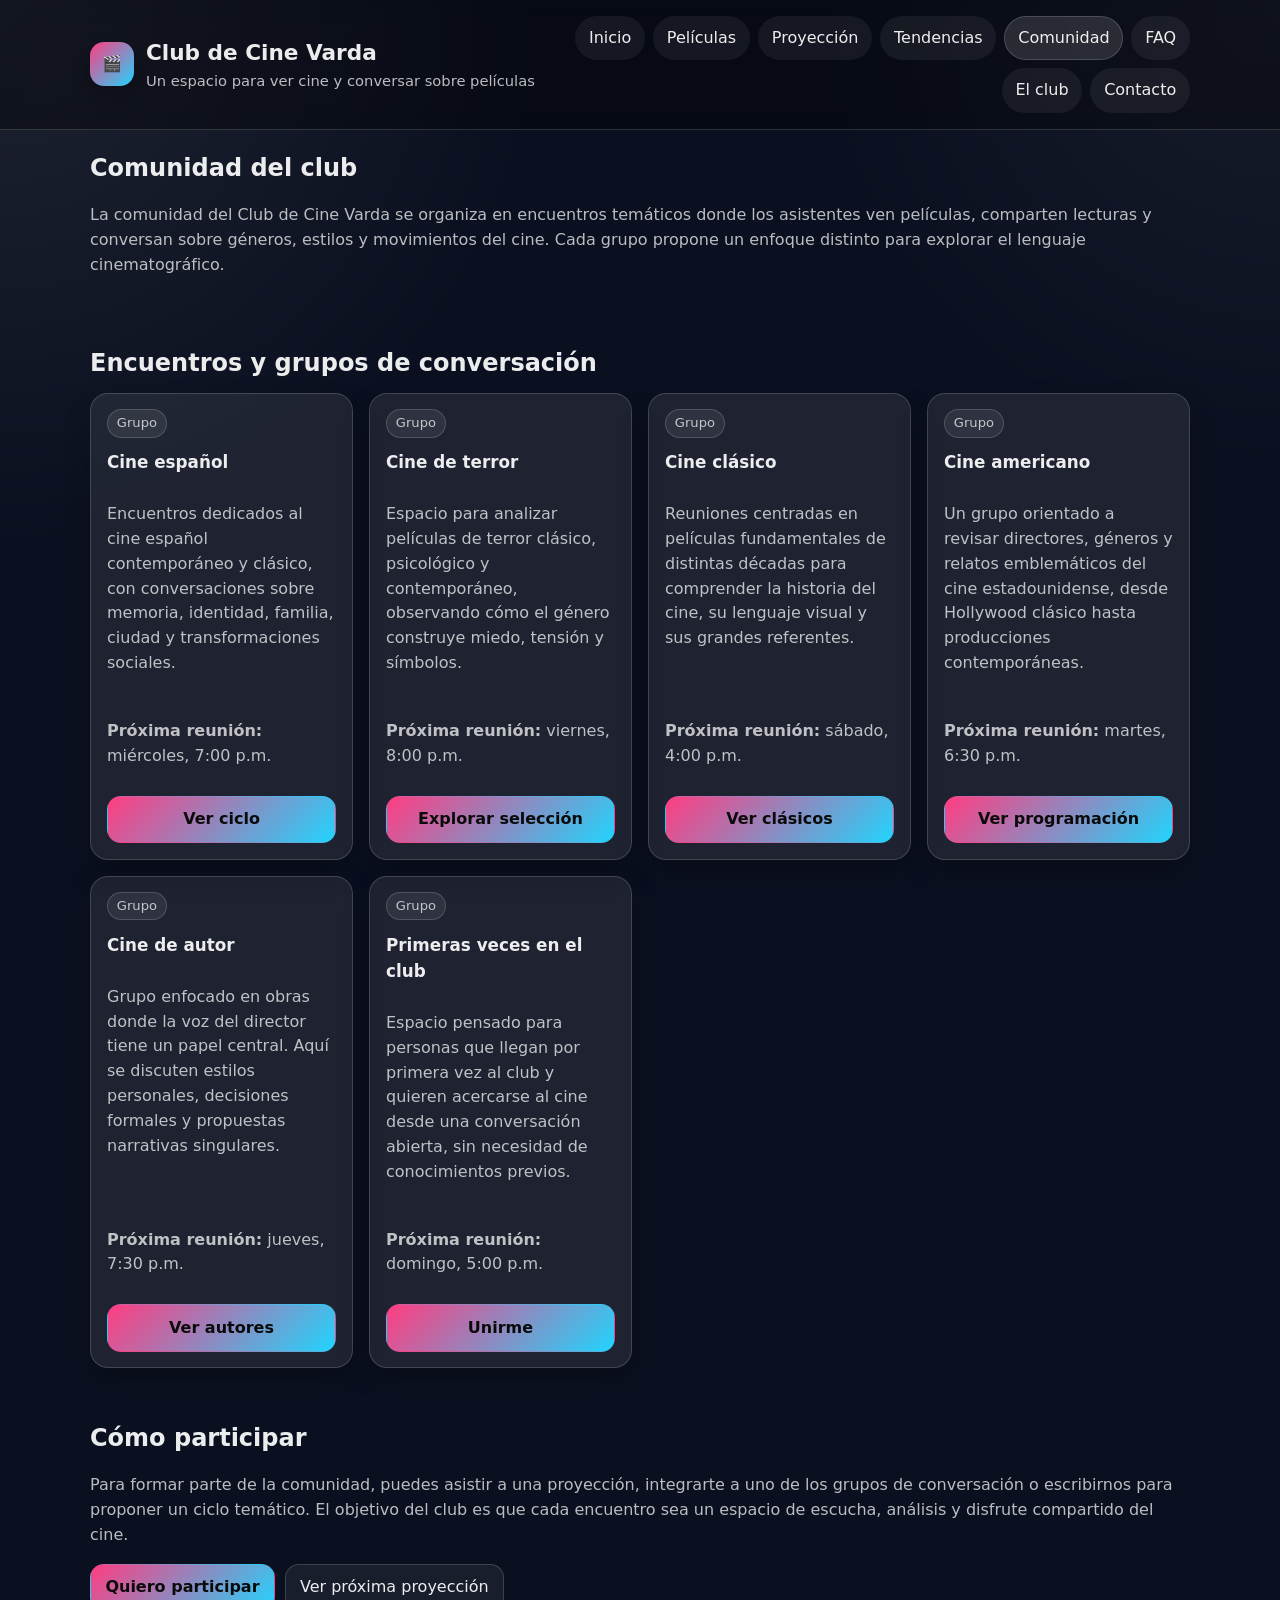
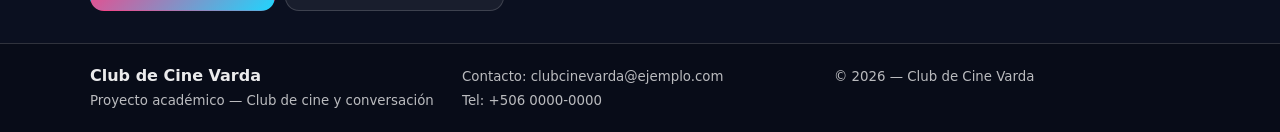
<file: peliculas/comunidad.html>
<!doctype html>
<html lang="es">

<head>
  <meta charset="utf-8" />
  <meta name="viewport" content="width=device-width, initial-scale=1" />
  <title>Club de Cine Varda — Comunidad</title>

  <link rel="stylesheet" href="css/base.css" />
  <link rel="stylesheet" href="css/comunidad.css" />
</head>

<body>

  <a class="skip" href="#contenido">Saltar al contenido</a>

  <header class="site-header">
    <div class="wrapper header-row">

      <div class="brand">
        <div class="brand-badge" aria-hidden="true">🎬</div>
        <div>
          <h1>Club de Cine Varda</h1>
          <p>Un espacio para ver cine y conversar sobre películas</p>
        </div>
      </div>

      <nav class="site-nav" aria-label="Menú principal">
        <ul class="nav-list">
          <li><a href="index.html">Inicio</a></li>
          <li><a href="catalogo.html">Películas</a></li>
          <li><a href="detalle.html">Proyección</a></li>
          <li><a href="tendencias.html">Tendencias</a></li>
          <li><a href="comunidad.html" aria-current="page">Comunidad</a></li>
          <li><a href="faq.html">FAQ</a></li>
          <li><a href="acerca.html">El club</a></li>
          <li><a href="contacto.html">Contacto</a></li>
        </ul>
      </nav>

    </div>
  </header>

  <main id="contenido">

    <section class="section">
      <div class="wrapper">

        <h3>Comunidad del club</h3>
        <p class="muted">
          La comunidad del Club de Cine Varda se organiza en encuentros temáticos donde los
          asistentes ven películas, comparten lecturas y conversan sobre géneros, estilos y
          movimientos del cine. Cada grupo propone un enfoque distinto para explorar el lenguaje cinematográfico.
        </p>

      </div>
    </section>

    <section class="section">
      <div class="wrapper">

        <h3>Encuentros y grupos de conversación</h3>

        <div class="grid">

          <article class="card">
            <div class="pad">
              <span class="badge">Grupo</span>
              <h4>Cine español</h4>
              <p class="muted">
                Encuentros dedicados al cine español contemporáneo y clásico, con conversaciones
                sobre memoria, identidad, familia, ciudad y transformaciones sociales.
              </p>
              <p class="muted">
                <strong>Próxima reunión:</strong> miércoles, 7:00 p.m.
              </p>
              <a class="btn primary" href="catalogo.html">Ver ciclo</a>
            </div>
          </article>

          <article class="card">
            <div class="pad">
              <span class="badge">Grupo</span>
              <h4>Cine de terror</h4>
              <p class="muted">
                Espacio para analizar películas de terror clásico, psicológico y contemporáneo,
                observando cómo el género construye miedo, tensión y símbolos.
              </p>
              <p class="muted">
                <strong>Próxima reunión:</strong> viernes, 8:00 p.m.
              </p>
              <a class="btn primary" href="catalogo.html">Explorar selección</a>
            </div>
          </article>

          <article class="card">
            <div class="pad">
              <span class="badge">Grupo</span>
              <h4>Cine clásico</h4>
              <p class="muted">
                Reuniones centradas en películas fundamentales de distintas décadas para comprender
                la historia del cine, su lenguaje visual y sus grandes referentes.
              </p>
              <p class="muted">
                <strong>Próxima reunión:</strong> sábado, 4:00 p.m.
              </p>
              <a class="btn primary" href="catalogo.html">Ver clásicos</a>
            </div>
          </article>

          <article class="card">
            <div class="pad">
              <span class="badge">Grupo</span>
              <h4>Cine americano</h4>
              <p class="muted">
                Un grupo orientado a revisar directores, géneros y relatos emblemáticos del cine
                estadounidense, desde Hollywood clásico hasta producciones contemporáneas.
              </p>
              <p class="muted">
                <strong>Próxima reunión:</strong> martes, 6:30 p.m.
              </p>
              <a class="btn primary" href="catalogo.html">Ver programación</a>
            </div>
          </article>

          <article class="card">
            <div class="pad">
              <span class="badge">Grupo</span>
              <h4>Cine de autor</h4>
              <p class="muted">
                Grupo enfocado en obras donde la voz del director tiene un papel central.
                Aquí se discuten estilos personales, decisiones formales y propuestas narrativas singulares.
              </p>
              <p class="muted">
                <strong>Próxima reunión:</strong> jueves, 7:30 p.m.
              </p>
              <a class="btn primary" href="catalogo.html">Ver autores</a>
            </div>
          </article>

          <article class="card">
            <div class="pad">
              <span class="badge">Grupo</span>
              <h4>Primeras veces en el club</h4>
              <p class="muted">
                Espacio pensado para personas que llegan por primera vez al club y quieren acercarse
                al cine desde una conversación abierta, sin necesidad de conocimientos previos.
              </p>
              <p class="muted">
                <strong>Próxima reunión:</strong> domingo, 5:00 p.m.
              </p>
              <a class="btn primary" href="contacto.html">Unirme</a>
            </div>
          </article>

        </div>
      </div>
    </section>

    <section class="section">
      <div class="wrapper">

        <h3>Cómo participar</h3>
        <p class="muted">
          Para formar parte de la comunidad, puedes asistir a una proyección, integrarte a uno
          de los grupos de conversación o escribirnos para proponer un ciclo temático. El objetivo
          del club es que cada encuentro sea un espacio de escucha, análisis y disfrute compartido del cine.
        </p>

        <div class="actions">
          <a class="btn primary" href="contacto.html">Quiero participar</a>
          <a class="btn" href="detalle.html">Ver próxima proyección</a>
        </div>

      </div>
    </section>

  </main>

  <footer class="site-footer">
    <div class="wrapper footer-grid">
      <div>
        <strong>Club de Cine Varda</strong><br />
        <small>Proyecto académico — Club de cine y conversación</small>
      </div>
      <div>
        <small>Contacto: clubcinevarda@ejemplo.com</small><br />
        <small>Tel: +506 0000-0000</small>
      </div>
      <div>
        <small>© 2026 — Club de Cine Varda</small>
      </div>
    </div>
  </footer>

</body>
</html>
</file>
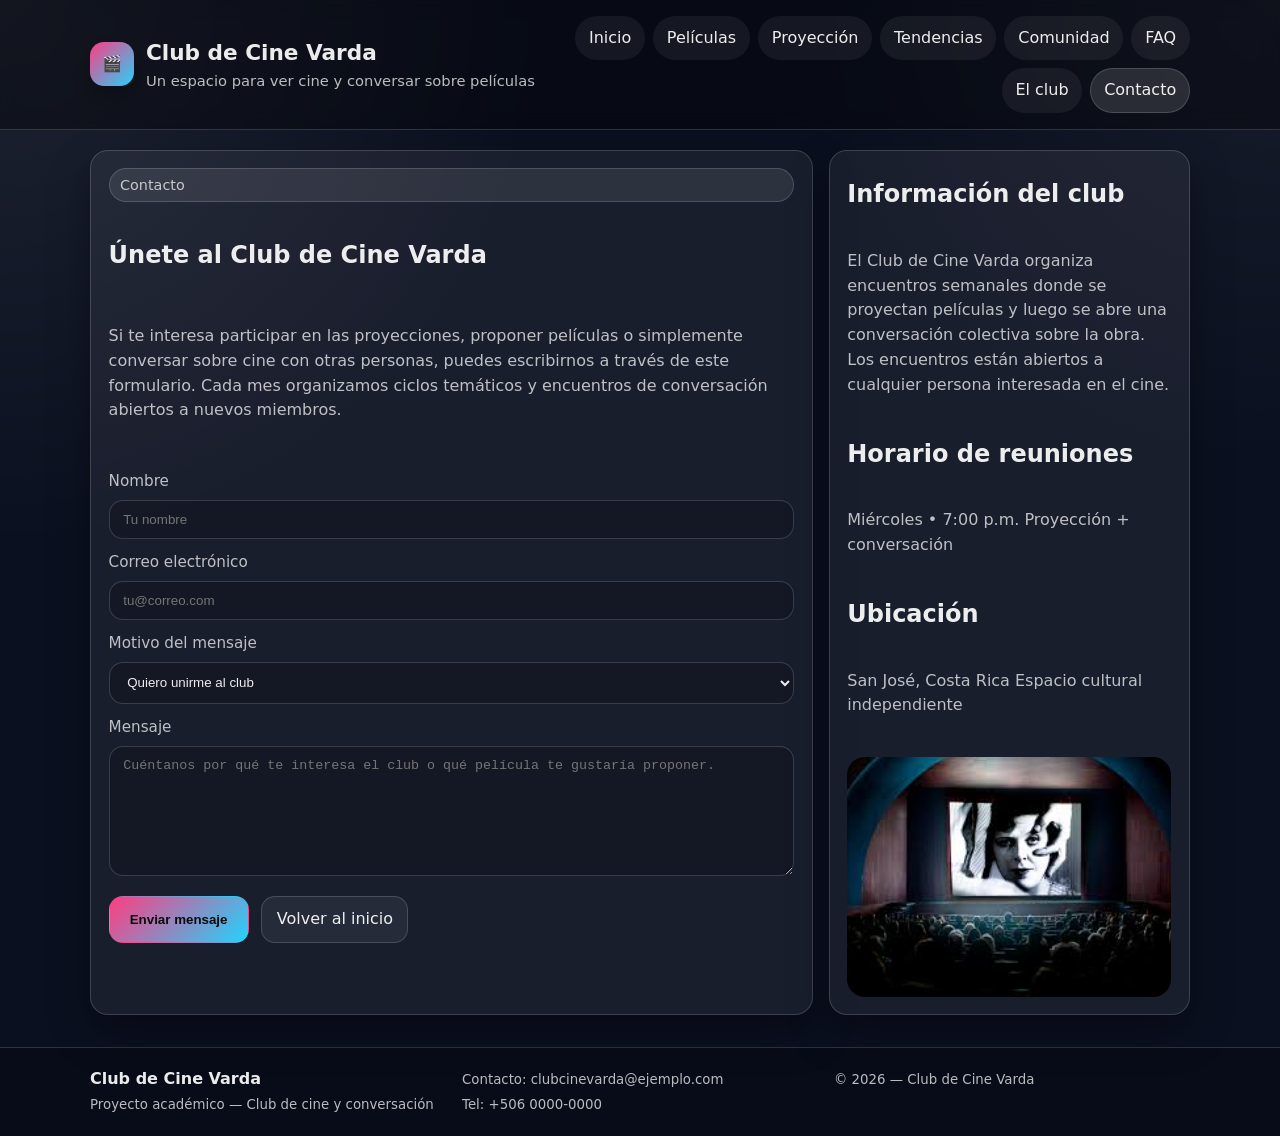
<file: peliculas/contacto.html>
<!doctype html>
<html lang="es">

<head>
<meta charset="utf-8"/>
<meta name="viewport" content="width=device-width, initial-scale=1"/>
<title>Club de Cine Varda — Contacto</title>

<link rel="stylesheet" href="css/base.css"/>
<link rel="stylesheet" href="css/contacto.css"/>

</head>

<body>

<a class="skip" href="#contenido">Saltar al contenido</a>

<header class="site-header">

<div class="wrapper header-row">

<div class="brand">
<div class="brand-badge" aria-hidden="true">🎬</div>

<div>
<h1>Club de Cine Varda</h1>
<p>Un espacio para ver cine y conversar sobre películas</p>
</div>

</div>

<nav class="site-nav" aria-label="Menú principal">

<ul class="nav-list">

<li><a href="index.html">Inicio</a></li>
<li><a href="catalogo.html">Películas</a></li>
<li><a href="detalle.html">Proyección</a></li>
<li><a href="tendencias.html">Tendencias</a></li>
<li><a href="comunidad.html">Comunidad</a></li>
<li><a href="faq.html">FAQ</a></li>
<li><a href="acerca.html">El club</a></li>
<li><a href="contacto.html" aria-current="page">Contacto</a></li>

</ul>

</nav>

</div>

</header>



<main id="contenido">

<section class="section">

<div class="wrapper hero-grid">

<article class="hero-card">

<div class="content">

<span class="kicker">Contacto</span>

<h2>Únete al Club de Cine Varda</h2>

<p class="muted">

Si te interesa participar en las proyecciones, proponer películas o
simplemente conversar sobre cine con otras personas, puedes escribirnos
a través de este formulario.

Cada mes organizamos ciclos temáticos y encuentros de conversación
abiertos a nuevos miembros.

</p>



<form class="form" action="#" method="post">

<div class="field">
<label for="nombre">Nombre</label>
<input id="nombre" name="nombre" placeholder="Tu nombre" required/>
</div>

<div class="field">
<label for="correo">Correo electrónico</label>
<input id="correo" name="correo" type="email" placeholder="tu@correo.com" required/>
</div>

<div class="field">
<label for="tema">Motivo del mensaje</label>

<select id="tema" name="tema">

<option>Quiero unirme al club</option>
<option>Reservar lugar para una proyección</option>
<option>Proponer una película</option>
<option>Colaboración cultural</option>

</select>

</div>

<div class="field">
<label for="mensaje">Mensaje</label>

<textarea id="mensaje" name="mensaje" placeholder="Cuéntanos por qué te interesa el club o qué película te gustaría proponer."></textarea>

</div>

<div class="actions">

<button class="btn primary" type="submit">Enviar mensaje</button>

<a class="btn" href="index.html">Volver al inicio</a>

</div>

</form>

</div>

</article>



<aside class="hero-card">

<div class="content">

<h3>Información del club</h3>

<p class="muted">

El Club de Cine Varda organiza encuentros semanales donde se proyectan
películas y luego se abre una conversación colectiva sobre la obra.

Los encuentros están abiertos a cualquier persona interesada en el cine.

</p>

<h3>Horario de reuniones</h3>

<p class="muted">

Miércoles • 7:00 p.m.  
Proyección + conversación

</p>

<h3>Ubicación</h3>

<p class="muted">

San José, Costa Rica  
Espacio cultural independiente

</p>

<img class="fluid" src="img/fondo.jpeg" alt="Espacio de proyección del club"/>

</div>

</aside>

</div>

</section>

</main>



<footer class="site-footer">

<div class="wrapper footer-grid">

<div>
<strong>Club de Cine Varda</strong><br/>
<small>Proyecto académico — Club de cine y conversación</small>
</div>

<div>
<small>Contacto: clubcinevarda@ejemplo.com</small><br/>
<small>Tel: +506 0000-0000</small>
</div>

<div>
<small>© 2026 — Club de Cine Varda</small>
</div>

</div>

</footer>

</body>
</html>
</file>
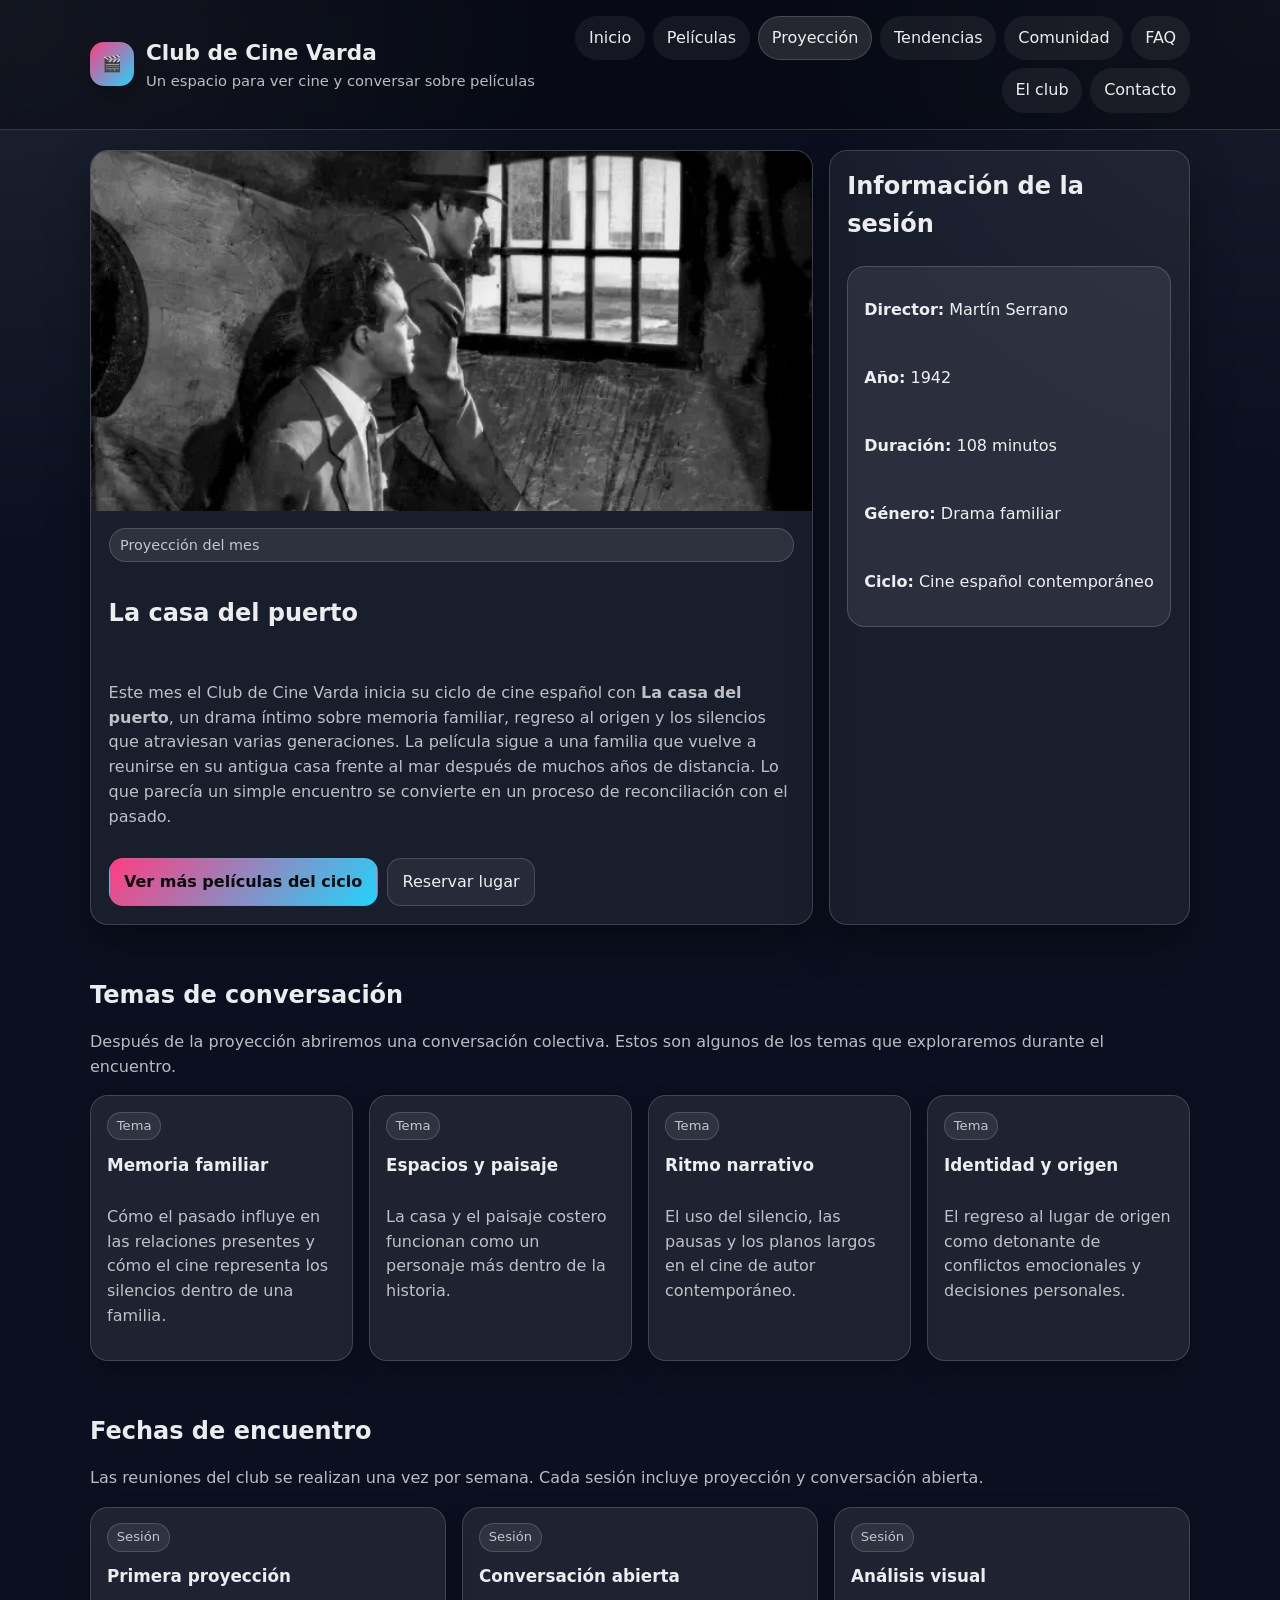
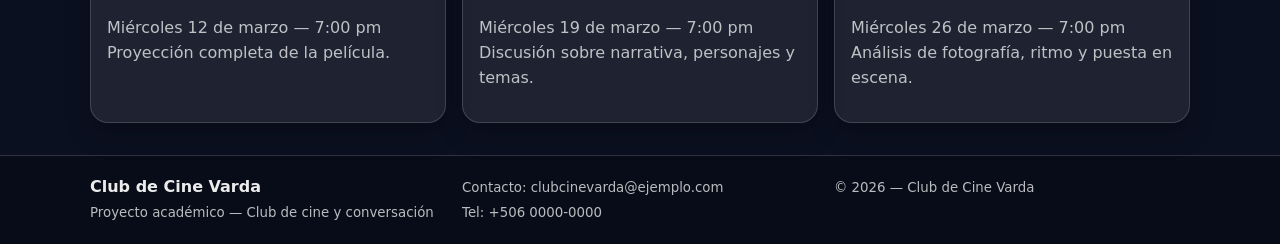
<file: peliculas/detalle.html>
<!doctype html>
<html lang="es">

<head>
<meta charset="utf-8"/>
<meta name="viewport" content="width=device-width, initial-scale=1"/>
<title>Club de Cine Varda — Proyección del mes</title>

<link rel="stylesheet" href="css/base.css"/>
<link rel="stylesheet" href="css/detalle.css"/>

</head>

<body>

<a class="skip" href="#contenido">Saltar al contenido</a>

<header class="site-header">
<div class="wrapper header-row">

<div class="brand">
<div class="brand-badge" aria-hidden="true">🎬</div>

<div>
<h1>Club de Cine Varda</h1>
<p>Un espacio para ver cine y conversar sobre películas</p>
</div>

</div>

<nav class="site-nav" aria-label="Menú principal">

<ul class="nav-list">

<li><a href="index.html">Inicio</a></li>
<li><a href="catalogo.html">Películas</a></li>
<li><a href="detalle.html" aria-current="page">Proyección</a></li>
<li><a href="tendencias.html">Tendencias</a></li>
<li><a href="comunidad.html">Comunidad</a></li>
<li><a href="faq.html">FAQ</a></li>
<li><a href="acerca.html">El club</a></li>
<li><a href="contacto.html">Contacto</a></li>

</ul>

</nav>

</div>
</header>



<main id="contenido">

<section class="section">

<div class="wrapper hero-grid">

<article class="hero-card">

<img class="fluid" src="img/catalogo/catalogo_uno.jpg" alt="Poster de La casa del puerto"/>

<div class="content">

<span class="kicker">Proyección del mes</span>

<h2>La casa del puerto</h2>

<p class="muted">

Este mes el Club de Cine Varda inicia su ciclo de cine español con
<strong>La casa del puerto</strong>, un drama íntimo sobre memoria familiar,
regreso al origen y los silencios que atraviesan varias generaciones.

La película sigue a una familia que vuelve a reunirse en su antigua
casa frente al mar después de muchos años de distancia. Lo que
parecía un simple encuentro se convierte en un proceso de
reconciliación con el pasado.

</p>

<div class="actions">

<a class="btn primary" href="catalogo.html">Ver más películas del ciclo</a>

<a class="btn" href="contacto.html">Reservar lugar</a>

</div>

</div>

</article>



<aside class="hero-card">

<div class="content">

<h3>Información de la sesión</h3>

<div class="card">

<div class="pad">

<p><strong>Director:</strong> Martín Serrano</p>

<p><strong>Año:</strong> 1942</p>

<p><strong>Duración:</strong> 108 minutos</p>

<p><strong>Género:</strong> Drama familiar</p>

<p><strong>Ciclo:</strong> Cine español contemporáneo</p>

</div>

</div>

</div>

</aside>

</div>

</section>



<section class="section">

<div class="wrapper">

<h3>Temas de conversación</h3>

<p class="muted">

Después de la proyección abriremos una conversación colectiva.
Estos son algunos de los temas que exploraremos durante el encuentro.

</p>


<div class="grid">

<article class="card">
<div class="pad">
<span class="badge">Tema</span>
<h4>Memoria familiar</h4>
<p class="muted">
Cómo el pasado influye en las relaciones presentes y cómo el
cine representa los silencios dentro de una familia.
</p>
</div>
</article>


<article class="card">
<div class="pad">
<span class="badge">Tema</span>
<h4>Espacios y paisaje</h4>
<p class="muted">
La casa y el paisaje costero funcionan como un personaje
más dentro de la historia.
</p>
</div>
</article>


<article class="card">
<div class="pad">
<span class="badge">Tema</span>
<h4>Ritmo narrativo</h4>
<p class="muted">
El uso del silencio, las pausas y los planos largos
en el cine de autor contemporáneo.
</p>
</div>
</article>


<article class="card">
<div class="pad">
<span class="badge">Tema</span>
<h4>Identidad y origen</h4>
<p class="muted">
El regreso al lugar de origen como detonante de
conflictos emocionales y decisiones personales.
</p>
</div>
</article>

</div>

</div>

</section>



<section class="section">

<div class="wrapper">

<h3>Fechas de encuentro</h3>

<p class="muted">

Las reuniones del club se realizan una vez por semana.
Cada sesión incluye proyección y conversación abierta.

</p>

<div class="grid">

<article class="card">
<div class="pad">
<span class="badge">Sesión</span>
<h4>Primera proyección</h4>
<p class="muted">
Miércoles 12 de marzo — 7:00 pm  
Proyección completa de la película.
</p>
</div>
</article>


<article class="card">
<div class="pad">
<span class="badge">Sesión</span>
<h4>Conversación abierta</h4>
<p class="muted">
Miércoles 19 de marzo — 7:00 pm  
Discusión sobre narrativa, personajes y temas.
</p>
</div>
</article>


<article class="card">
<div class="pad">
<span class="badge">Sesión</span>
<h4>Análisis visual</h4>
<p class="muted">
Miércoles 26 de marzo — 7:00 pm  
Análisis de fotografía, ritmo y puesta en escena.
</p>
</div>
</article>

</div>

</div>

</section>

</main>



<footer class="site-footer">

<div class="wrapper footer-grid">

<div>
<strong>Club de Cine Varda</strong><br/>
<small>Proyecto académico — Club de cine y conversación</small>
</div>

<div>
<small>Contacto: clubcinevarda@ejemplo.com</small><br/>
<small>Tel: +506 0000-0000</small>
</div>

<div>
<small>© 2026 — Club de Cine Varda</small>
</div>

</div>

</footer>

</body>
</html>
</file>
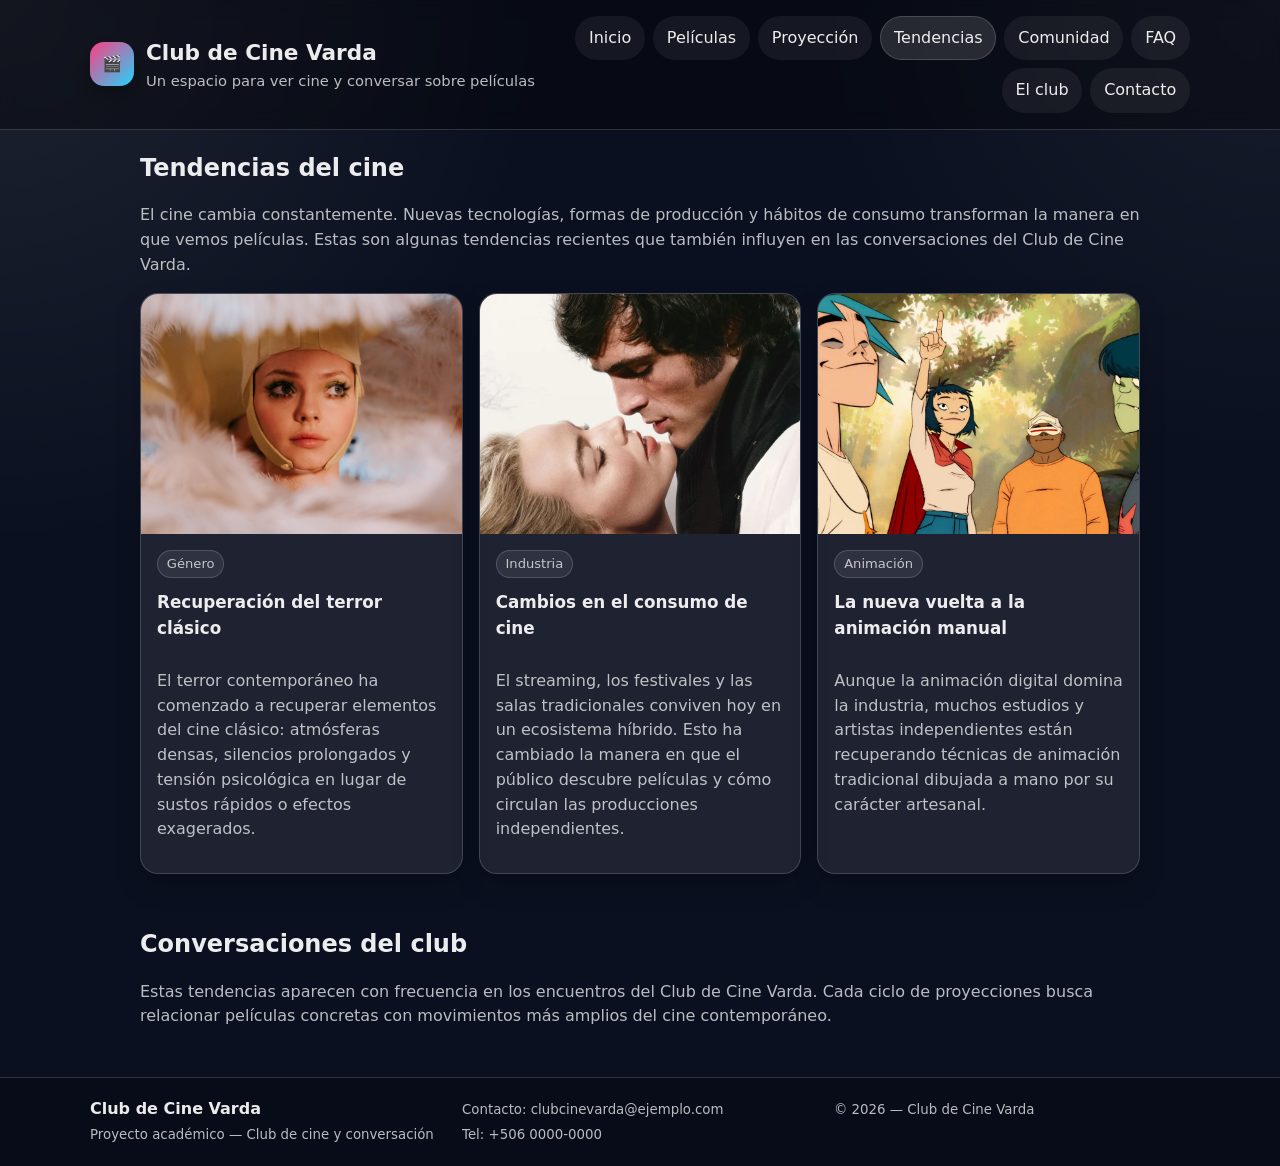
<file: peliculas/tendencias.html>
<!doctype html>
<html lang="es">

<head>

<meta charset="utf-8"/>
<meta name="viewport" content="width=device-width, initial-scale=1"/>

<title>Club de Cine Varda — Tendencias</title>

<link rel="stylesheet" href="css/base.css"/>
<link rel="stylesheet" href="css/tendencias.css"/>

</head>

<body>

<a class="skip" href="#contenido">Saltar al contenido</a>

<header class="site-header">

<div class="wrapper header-row">

<div class="brand">

<div class="brand-badge" aria-hidden="true">🎬</div>

<div>
<h1>Club de Cine Varda</h1>
<p>Un espacio para ver cine y conversar sobre películas</p>
</div>

</div>

<nav class="site-nav" aria-label="Menú principal">

<ul class="nav-list">

<li><a href="index.html">Inicio</a></li>
<li><a href="catalogo.html">Películas</a></li>
<li><a href="detalle.html">Proyección</a></li>
<li><a href="tendencias.html" aria-current="page">Tendencias</a></li>
<li><a href="comunidad.html">Comunidad</a></li>
<li><a href="faq.html">FAQ</a></li>
<li><a href="acerca.html">El club</a></li>
<li><a href="contacto.html">Contacto</a></li>

</ul>

</nav>

</div>

</header>



<main id="contenido">

<section class="section">

<div class="wrapper">

<h3>Tendencias del cine</h3>

<p class="muted">

El cine cambia constantemente. Nuevas tecnologías,
formas de producción y hábitos de consumo transforman
la manera en que vemos películas. Estas son algunas
tendencias recientes que también influyen en las
conversaciones del Club de Cine Varda.

</p>

<div class="grid">


<!-- Tendencia 1 -->

<article class="card">

<img
class="fluid"
src="img/tendencias/tendencia_uno.jpg"
alt="Escena inspirada en el cine de terror clásico"
/>

<div class="pad">

<span class="badge">Género</span>

<h4>Recuperación del terror clásico</h4>

<p class="muted">

El terror contemporáneo ha comenzado a recuperar
elementos del cine clásico: atmósferas densas,
silencios prolongados y tensión psicológica en lugar
de sustos rápidos o efectos exagerados.

</p>

</div>

</article>



<!-- Tendencia 2 -->

<article class="card">

<img
class="fluid"
src="img/tendencias/tendencia_dos.jpg"
alt="Personas viendo películas en diferentes dispositivos"
/>

<div class="pad">

<span class="badge">Industria</span>

<h4>Cambios en el consumo de cine</h4>

<p class="muted">

El streaming, los festivales y las salas tradicionales
conviven hoy en un ecosistema híbrido. Esto ha cambiado
la manera en que el público descubre películas y cómo
circulan las producciones independientes.

</p>

</div>

</article>



<!-- Tendencia 3 -->

<article class="card">

<img
class="fluid"
src="img/tendencias/tendencia_tres.jpg"
alt="Proceso de animación dibujada a mano"
/>

<div class="pad">

<span class="badge">Animación</span>

<h4>La nueva vuelta a la animación manual</h4>

<p class="muted">

Aunque la animación digital domina la industria,
muchos estudios y artistas independientes están
recuperando técnicas de animación tradicional
dibujada a mano por su carácter artesanal.

</p>

</div>

</article>


</div>

</div>

</section>



<section class="section">

<div class="wrapper">

<h3>Conversaciones del club</h3>

<p class="muted">

Estas tendencias aparecen con frecuencia en los
encuentros del Club de Cine Varda. Cada ciclo de
proyecciones busca relacionar películas concretas
con movimientos más amplios del cine contemporáneo.

</p>

</div>

</section>

</main>



<footer class="site-footer">

<div class="wrapper footer-grid">

<div>
<strong>Club de Cine Varda</strong><br/>
<small>Proyecto académico — Club de cine y conversación</small>
</div>

<div>
<small>Contacto: clubcinevarda@ejemplo.com</small><br/>
<small>Tel: +506 0000-0000</small>
</div>

<div>
<small>© 2026 — Club de Cine Varda</small>
</div>

</div>

</footer>

</body>
</html>
</file>
<file: peliculas/css/base.css>
:root {
  --bg: #0b1020;
  --text: rgba(255, 255, 255, 0.92);
  --muted: rgba(255, 255, 255, 0.72);

  --accent: #ff3d81;
  --accent2: #21d4fd;

  --card: rgba(255, 255, 255, 0.08);
  --border: rgba(255, 255, 255, 0.16);

  --shadow: 0 18px 40px rgba(0, 0, 0, 0.35);
  --radius: 18px;
}

/* =========================
   RESET GENERAL
========================= */

* {
  box-sizing: border-box;
}

html {
  min-height: 100%;
}

body {
  margin: 0;
  min-height: 100vh;
  overflow-x: hidden;

  font-family: system-ui, -apple-system, Segoe UI, Roboto, Arial, sans-serif;
  line-height: 1.55;
  color: var(--text);

  background-color: var(--bg);
  background-image:
    radial-gradient(circle at top left, rgba(255, 255, 255, 0.08), transparent 35%),
    radial-gradient(circle at top right, rgba(255, 255, 255, 0.05), transparent 30%);
  background-repeat: no-repeat;
  background-attachment: fixed;
}

/* =========================
   ENLACES
========================= */

a {
  color: inherit;
  text-decoration: none;
}

a:hover {
  text-decoration: underline;
}

/* =========================
   WRAPPER Y SKIP LINK
========================= */

.wrapper {
  width: min(1100px, 92%);
  margin: 0 auto;
}

.skip {
  position: absolute;
  left: -9999px;
  top: auto;
}

.skip:focus {
  left: 1rem;
  top: 1rem;
  padding: 0.6rem 0.9rem;
  background: #fff;
  color: #111;
  border-radius: 10px;
  z-index: 10;
}

/* =========================
   HEADER
========================= */

header.site-header {
  position: sticky;
  top: 0;
  backdrop-filter: blur(10px);
  background: rgba(0, 0, 0, 0.35);
  border-bottom: 1px solid var(--border);
  z-index: 20;
}

.header-row {
  display: flex;
  flex-wrap: wrap;
  align-items: center;
  justify-content: space-between;
  gap: 1rem;
  padding: 1rem 0;
}

/* =========================
   MARCA
========================= */

.brand {
  display: flex;
  align-items: center;
  gap: 0.75rem;
  min-width: 240px;
}

.brand-badge {
  width: 44px;
  height: 44px;
  border-radius: 14px;
  background: linear-gradient(135deg, var(--accent), var(--accent2));
  display: grid;
  place-items: center;
  box-shadow: 0 10px 24px rgba(0, 0, 0, 0.25);
}

.brand h1 {
  font-size: clamp(1.05rem, 2.2vw, 1.35rem);
  margin: 0;
}

.brand p {
  margin: 0;
  color: var(--muted);
  font-size: 0.92rem;
}

/* =========================
   NAVEGACIÓN
========================= */

nav.site-nav {
  flex: 1;
}

.nav-list {
  display: flex;
  flex-wrap: wrap;
  justify-content: flex-end;
  gap: 0.5rem;
  list-style: none;
  padding: 0;
  margin: 0;
}

.nav-list a {
  display: inline-block;
  padding: 0.55rem 0.8rem;
  border-radius: 999px;
  border: 1px solid transparent;
  background: rgba(255, 255, 255, 0.06);
}

.nav-list a[aria-current="page"] {
  background: rgba(255, 255, 255, 0.12);
  border-color: var(--border);
}

/* =========================
   HERO
========================= */

.hero {
  padding: 1.5rem 0 1.25rem;
}

.hero-grid {
  display: grid;
  grid-template-columns: repeat(auto-fit, minmax(min(320px, 100%), 1fr));
  gap: 1rem;
  align-items: start;
}

.hero-card {
  background: rgba(255, 255, 255, 0.06);
  border: 1px solid var(--border);
  border-radius: var(--radius);
  overflow: hidden;
  box-shadow: var(--shadow);
}

.hero-card .content {
  padding: 1.1rem;
}

.hero-card img {
  width: 100%;
  height: 320px;
  object-fit: cover;
  display: block;
}

.kicker {
  display: inline-flex;
  align-items: center;
  gap: 0.5rem;
  padding: 0.3rem 0.65rem;
  border-radius: 999px;
  background: rgba(255, 255, 255, 0.09);
  border: 1px solid var(--border);
  font-size: 0.9rem;
  color: var(--muted);
}

.hero h2 {
  margin: 0.65rem 0 0.35rem;
  font-size: clamp(1.4rem, 3.5vw, 2.2rem);
  line-height: 1.15;
}

.hero p {
  margin: 0 0 0.9rem;
  color: var(--muted);
}

.actions {
  display: flex;
  flex-wrap: wrap;
  gap: 0.6rem;
}

/* =========================
   BOTONES
========================= */

.btn {
  display: inline-flex;
  align-items: center;
  justify-content: center;
  padding: 0.65rem 0.9rem;
  border-radius: 14px;
  border: 1px solid var(--border);
  background: rgba(255, 255, 255, 0.06);
  min-width: 140px;
}

.btn.primary {
  background: linear-gradient(135deg, var(--accent), var(--accent2));
  border-color: transparent;
  color: #0b0b0b;
  font-weight: 700;
}

/* =========================
   IMÁGENES FLUIDAS
========================= */

img.fluid {
  width: 100%;
  height: auto;
  display: block;
}

/* =========================
   SECCIONES GENERALES
========================= */

.section {
  padding: 1.25rem 0 2rem;
  background: transparent;
}

.section h3 {
  margin: 0 0 0.65rem;
  font-size: clamp(1.15rem, 2.4vw, 1.5rem);
}

.muted {
  color: var(--muted);
}

/* =========================
   GRID Y TARJETAS
========================= */

.grid {
  display: grid;
  grid-template-columns: repeat(auto-fit, minmax(min(240px, 100%), 1fr));
  gap: 1rem;
  align-items: stretch;
}

.card {
  background: var(--card);
  border: 1px solid var(--border);
  border-radius: var(--radius);
  overflow: hidden;
  box-shadow: 0 12px 26px rgba(0, 0, 0, 0.22);
  display: flex;
  flex-direction: column;
  height: 100%;
}

.card img {
  width: 100%;
  aspect-ratio: 2 / 3;
  object-fit: cover;
  display: block;
}

.card .pad {
  padding: 0.95rem 1rem;
  display: flex;
  flex-direction: column;
  gap: 0.7rem;
  flex: 1;
}

.card h4 {
  margin: 0;
  font-size: 1.05rem;
}

.badge {
  display: inline-block;
  width: fit-content;
  font-size: 0.82rem;
  padding: 0.2rem 0.55rem;
  border-radius: 999px;
  background: rgba(255, 255, 255, 0.08);
  border: 1px solid var(--border);
  color: var(--muted);
}

/* =========================
   FORMULARIOS
========================= */

.form {
  display: grid;
  gap: 0.75rem;
}

.field {
  display: grid;
  gap: 0.35rem;
}

label {
  color: var(--muted);
  font-size: 0.95rem;
}

input,
textarea,
select {
  width: 100%;
  padding: 0.7rem 0.85rem;
  border-radius: 14px;
  border: 1px solid var(--border);
  background: rgba(0, 0, 0, 0.18);
  color: var(--text);
}

textarea {
  min-height: 130px;
  resize: vertical;
}

/* =========================
   FOOTER
========================= */

footer.site-footer {
  border-top: 1px solid var(--border);
  background: rgba(0, 0, 0, 0.25);
  padding: 1.2rem 0;
}

.footer-grid {
  display: grid;
  grid-template-columns: repeat(auto-fit, minmax(min(220px, 100%), 1fr));
  gap: 1rem;
}

small {
  color: var(--muted);
}
</file>
<file: peliculas/css/index.css>
/* =================================
   index.html — estilos específicos
================================= */

/* =========================
   ALINEACIÓN DE TARJETAS
========================= */

.card {
  display: flex;
  flex-direction: column;
  height: 100%;
}

.card .pad {
  display: flex;
  flex-direction: column;
  flex: 1;
}

.card .pad p {
  flex-grow: 1;
}

.card .btn {
  margin-top: auto;
}

/* =========================
   TABLET — 600px o más
   El contenido pasa a dos columnas
========================= */

@media (min-width: 600px) {

  .grid {
    grid-template-columns: repeat(2, 1fr);
  }

  .hero-grid {
    grid-template-columns: 1fr 1fr;
  }

}

/* =========================
   DESKTOP — 1024px o más
   Más columnas y mejor uso del espacio
========================= */

@media (min-width: 1024px) {

  .grid {
    grid-template-columns: repeat(4, 1fr);
  }

  .wrapper {
    width: min(1300px, 92%);
  }

  /* Ajuste específico para el bloque de actividades del club */
  aside.hero-card .grid {
    grid-template-columns: repeat(2, 1fr);
    gap: 1rem;
    align-items: start;
  }

  aside.hero-card .card {
    min-height: 220px;
  }

  aside.hero-card .card .pad {
    padding: 1rem;
  }

}

/* =========================
   TIPOGRAFÍA EN DESKTOP
========================= */

@media (min-width: 1024px) {

  body {
    font-size: 18px;
  }

  h1 {
    font-size: 2.5rem;
  }

}

/* =========================
   MOBILE — menos de 600px
========================= */

@media (max-width: 599px) {

  /* Oculta el panel derecho del hero */
  aside.hero-card {
    display: none;
  }

  /* Posters más pequeños en móvil */
  .card img {
    height: 150px;
    object-fit: cover;
  }

}
</file>
<file: Fase B/css/styles_faseb.css>
/* =========================
   RESET GENERAL
========================= */

*{
    box-sizing: border-box;
    margin: 0;
    padding: 0;
}


/* =========================
   BODY / LAYOUT GENERAL
========================= */

body{
    font-family: Arial, Helvetica, sans-serif;
    background: #f4f4f4;
    color: #333;
    line-height: 1.6;

    min-height: 100vh;
    display: flex;
    flex-direction: column;
}


/* =========================
   HEADER
========================= */

.site-header{
    background: #222;
    color: white;
    text-align: center;
    padding: 3rem 1rem;
}

.site-header h1{
    margin-bottom: 0.5rem;
}

.site-header p{
    margin-bottom: 1rem;
}


/* =========================
   NAVEGACIÓN
========================= */

.nav{
    display: flex;
    justify-content: center;
    flex-wrap: wrap;
    gap: 0.5rem;
}

.nav a{
    text-decoration: none;
    background: white;
    color: #222;
    padding: 0.4rem 0.9rem;
    border-radius: 6px;
    font-size: 0.9rem;
}

.nav a:hover{
    background: #e5e5e5;
}


/* =========================
   MAIN
========================= */

main{
    flex: 1;
    min-height: 0;
    padding: 2rem 1rem;
}


/* =========================
   CONTENIDO GENERAL
========================= */

.content{
    max-width: 850px;
    margin: 0 auto;
    background: white;
    padding: 2rem;
    border-radius: 10px;
}

.content h2{
    margin: 1.5rem 0 0.8rem;
    text-align: center;
}

.content p{
    margin-bottom: 1rem;
}

.content ul{
    margin: 0 0 1rem 1.5rem;
}

.content li{
    margin-bottom: 0.4rem;
}


/* =========================
   ELEMENTOS VISUALES
========================= */

/* Caja que contiene los ejemplos */

.example-box{
    text-align: center;
    margin: 2rem 0;
}


/* Bloque para mostrar código */

.code-line{
    display: block;
    width: fit-content;
    margin: 1rem auto;
    background: #f0f0f0;
    padding: 0.5rem 0.8rem;
    border-radius: 6px;
    font-family: Consolas, monospace;
}


/* Imagen del index */

.hero-image{
    margin: 40px 0;
}

.hero-image img{
    display: block;
    max-width: 700px;
    width: 100%;
    height: auto;
    margin: 0 auto;
}


/* =========================
   DEMOS DE MEDIA QUERIES
========================= */

/* Hover demo */

.card-demo{
    width: 260px;
    margin: 0 auto;
    padding: 2.5rem 1rem;
    background: white;
    border: 1px solid #d9d9d9;
    border-radius: 12px;
    box-shadow: 0 3px 10px rgba(0,0,0,0.08);
    font-weight: bold;

    transition: transform 0.3s ease,
                background 0.3s ease,
                box-shadow 0.3s ease;
}


/* Pointer demo */

.pointer-demo{
    padding: 0.8rem 1.2rem;
    border: none;
    background: #e5e5e5;
    border-radius: 8px;
    font-size: 1rem;
    cursor: pointer;
}


/* Reduced motion demo */

.motion-demo{
    width: 260px;
    margin: 0 auto;
    padding: 2rem;
    background: #2563eb;
    color: white;
    border-radius: 12px;
    text-align: center;

    animation: bounce 2s infinite;
}


/* Animación utilizada */

@keyframes bounce{
    0% { transform: translateY(0); }
    50% { transform: translateY(-15px); }
    100% { transform: translateY(0); }
}


/* Min-height demo */

.height-demo{
    width: 260px;
    height: 120px;
    margin: 0 auto;
    background: #e5e5e5;
    border-radius: 12px;

    display: flex;
    align-items: center;
    justify-content: center;

    font-weight: bold;
}


/* Aspect-ratio demo */

.ratio-demo{
    width: 100%;
    max-width: 500px;

    aspect-ratio: 16/9;

    margin: 0 auto;
    background: #ddd;

    display: flex;
    align-items: center;
    justify-content: center;

    border-radius: 12px;
    font-weight: bold;
}


/* =========================
   FOOTER
========================= */

.site-footer{
    background: #222;
    color: white;
    text-align: center;
    padding: 1rem;
    font-size: 0.9rem;
}
</file>
<file: Fase B/css/styles_queries.css>
/* =====================================================
   MEDIA QUERY: HOVER
   Detecta si el dispositivo permite interacción
   al pasar el cursor sobre un elemento (mouse o trackpad).
===================================================== */

@media (hover: hover){

    .card-demo:hover{
        transform: scale(1.08);
        background: #c807ae;
        color: white;
        box-shadow: 0 6px 18px rgba(0,0,0,0.15);
    }

}


/* =====================================================
   MEDIA QUERY: POINTER
   Detecta el tipo de puntero del dispositivo.
   "coarse" indica interacción táctil (pantallas touch).
===================================================== */

@media (pointer: coarse){

    .pointer-demo{
        padding: 2rem;
        font-size: 1.5rem;
        background: black;
        color: white;
    }

}


/* =====================================================
   MEDIA QUERY: PREFERS REDUCED MOTION
   Detecta si el usuario prefiere reducir animaciones
   por accesibilidad o comodidad visual.
===================================================== */

@media (prefers-reduced-motion: reduce){

    .motion-demo{
        animation: none;
    }

}


/* =====================================================
   MEDIA QUERY: MIN HEIGHT
   Aplica estilos cuando la altura de la pantalla
   es igual o mayor al valor definido.
===================================================== */

@media (min-height: 700px){

    .height-demo{
        height: 220px;
        background: #df0dbc;
        color: white;
    }

}


/* =====================================================
   MEDIA QUERY: ASPECT RATIO
   Detecta la proporción entre ancho y alto de la pantalla.
   En este caso se aplica cuando la pantalla es más vertical.
===================================================== */

@media (max-aspect-ratio: 3/4){

    .ratio-demo{
        background: #333;
        color: white;
    }

}
</file>
<file: peliculas/css/catalogo.css>
/* =================================
   catalogo.html — estilos específicos
================================= */


/* =========================
   ESTRUCTURA DE TARJETAS
========================= */

.card{
  display: flex;
  flex-direction: column;
  height: 100%;
}

.card .pad{
  display: flex;
  flex-direction: column;
  flex: 1;
  padding: 1rem;
}

.card p{
  flex-grow: 1;
}

.card .btn{
  margin-top: auto;
}


/* =========================
   IMÁGENES DE PELÍCULAS
========================= */

.card img{
  width: 100%;
  height: 240px;
  object-fit: cover;
  display: block;
}


/* =========================
   MOBILE — posters más pequeños
========================= */

@media (max-width: 599px){

  .card img{
    height: 150px;
  }

}
</file>
<file: peliculas/css/comunidad.css>
/* =================================
   comunidad.html — estilos específicos
================================= */


/* =========================
   ALINEAR TARJETAS
========================= */

.grid {
  align-items: stretch;
}

.card {
  display: flex;
  flex-direction: column;
  height: 100%;
}

.card .pad {
  display: flex;
  flex-direction: column;
  flex: 1;
}

.card .muted:first-of-type {
  flex-grow: 1;
}

.card .btn {
  margin-top: auto;
}


/* =========================
   IMÁGENES
========================= */

.card img {
  width: 100%;
  height: 220px;
  object-fit: cover;
  display: block;
}


/* =========================
   MOBILE
========================= */

@media (max-width: 599px) {

  .card img {
    height: 150px;   /* imágenes más pequeñas en móvil */
  }

}
</file>
<file: peliculas/css/contacto.css>
/* =================================
   contacto.html — estilos específicos
================================= */

/* Ajusta el ancho del contenido */
.section .wrapper {
  max-width: 1100px;
}

/* Tarjetas principales */
.hero-card {
  display: flex;
  flex-direction: column;
  height: 100%;
}

.hero-card .content {
  display: flex;
  flex-direction: column;
  gap: 0.9rem;
}

/* Formulario */
.form {
  margin-top: 1rem;
}

.field {
  display: grid;
  gap: 0.4rem;
}

/* Acciones del formulario */
.actions {
  display: flex;
  flex-wrap: wrap;
  gap: 0.8rem;
  margin-top: 0.5rem;
}

/* Asegura que el botón principal no quede raro */
.actions .btn,
.actions button.btn {
  margin-top: 0;
}

/* Panel lateral */
aside.hero-card .content h3 {
  margin-top: 0.5rem;
  margin-bottom: 0.3rem;
}

/* Imagen del panel lateral */
aside.hero-card img {
  width: 100%;
  height: 240px;
  object-fit: cover;
  display: block;
  border-radius: var(--radius);
  margin-top: 0.5rem;
}

/* =========================
   TABLET
========================= */

@media (min-width: 600px) {
  .hero-grid {
    grid-template-columns: 2fr 1fr;
  }
}

/* =========================
   MOBILE
========================= */

@media (max-width: 599px) {
  aside.hero-card img {
    height: 160px; /* imagen más pequeña en móvil */
  }

  .section {
    padding: 1rem 0 1.4rem;
  }
}
</file>
<file: peliculas/css/detalle.css>
/* =================================
   detalle.html — estilos específicos
================================= */

/* Ajusta el ancho de lectura */
.section .wrapper {
  max-width: 1100px;
}

/* Tarjeta principal */
.hero-card {
  display: flex;
  flex-direction: column;
  height: 100%;
}

.hero-card .content {
  display: flex;
  flex-direction: column;
  gap: 0.8rem;
}

/* Imagen principal */
.hero-card img {
  width: 100%;
  height: 360px;
  object-fit: cover;
  display: block;
}

/* Grid de temas y fechas */
.grid {
  align-items: stretch;
}

/* Tarjetas internas */
.card {
  display: flex;
  flex-direction: column;
  height: 100%;
}

.card .pad {
  display: flex;
  flex-direction: column;
  flex: 1;
  gap: 0.7rem;
}

.card p {
  flex-grow: 1;
}

/* Botones alineados abajo */
.card .btn,
.hero-card .btn {
  margin-top: auto;
}

/* Bloque de información lateral */
aside.hero-card .card {
  box-shadow: none;
}

/* =========================
   TABLET
========================= */

@media (min-width: 600px) {
  .hero-grid {
    grid-template-columns: 2fr 1fr;
  }
}

/* =========================
   DESKTOP
========================= */

@media (min-width: 1024px) {
  .section .wrapper {
    max-width: 1200px;
  }
}

/* =========================
   MOBILE
========================= */

@media (max-width: 599px) {
  .hero-card img {
    height: 220px;
  }

  .section {
    padding: 1rem 0 1.4rem;
  }
}
</file>
<file: peliculas/css/tendencias.css>
/* =================================
   tendencias.html — estilos específicos
================================= */

/* Ajuste del ancho del contenido */

.section .wrapper{
  max-width: 1000px;
}


/* =========================
   TARJETAS DE ARTÍCULOS
========================= */

.card{
  display: flex;
  flex-direction: column;
  height: 100%;
}

.card .pad{
  display: flex;
  flex-direction: column;
  gap: .7rem;
  flex: 1;
}


/* =========================
   IMÁGENES (DESKTOP)
========================= */

.card img{
  width: 100%;
  height: 240px;
  object-fit: cover;
  display: block;
}


/* =========================
   MOBILE
========================= */

@media (max-width: 599px){

  .card img{
    height: 150px;   /* imagen más pequeña en móvil */
  }

  .section{
    padding: 1rem 0 1.4rem;
  }

}
</file>
